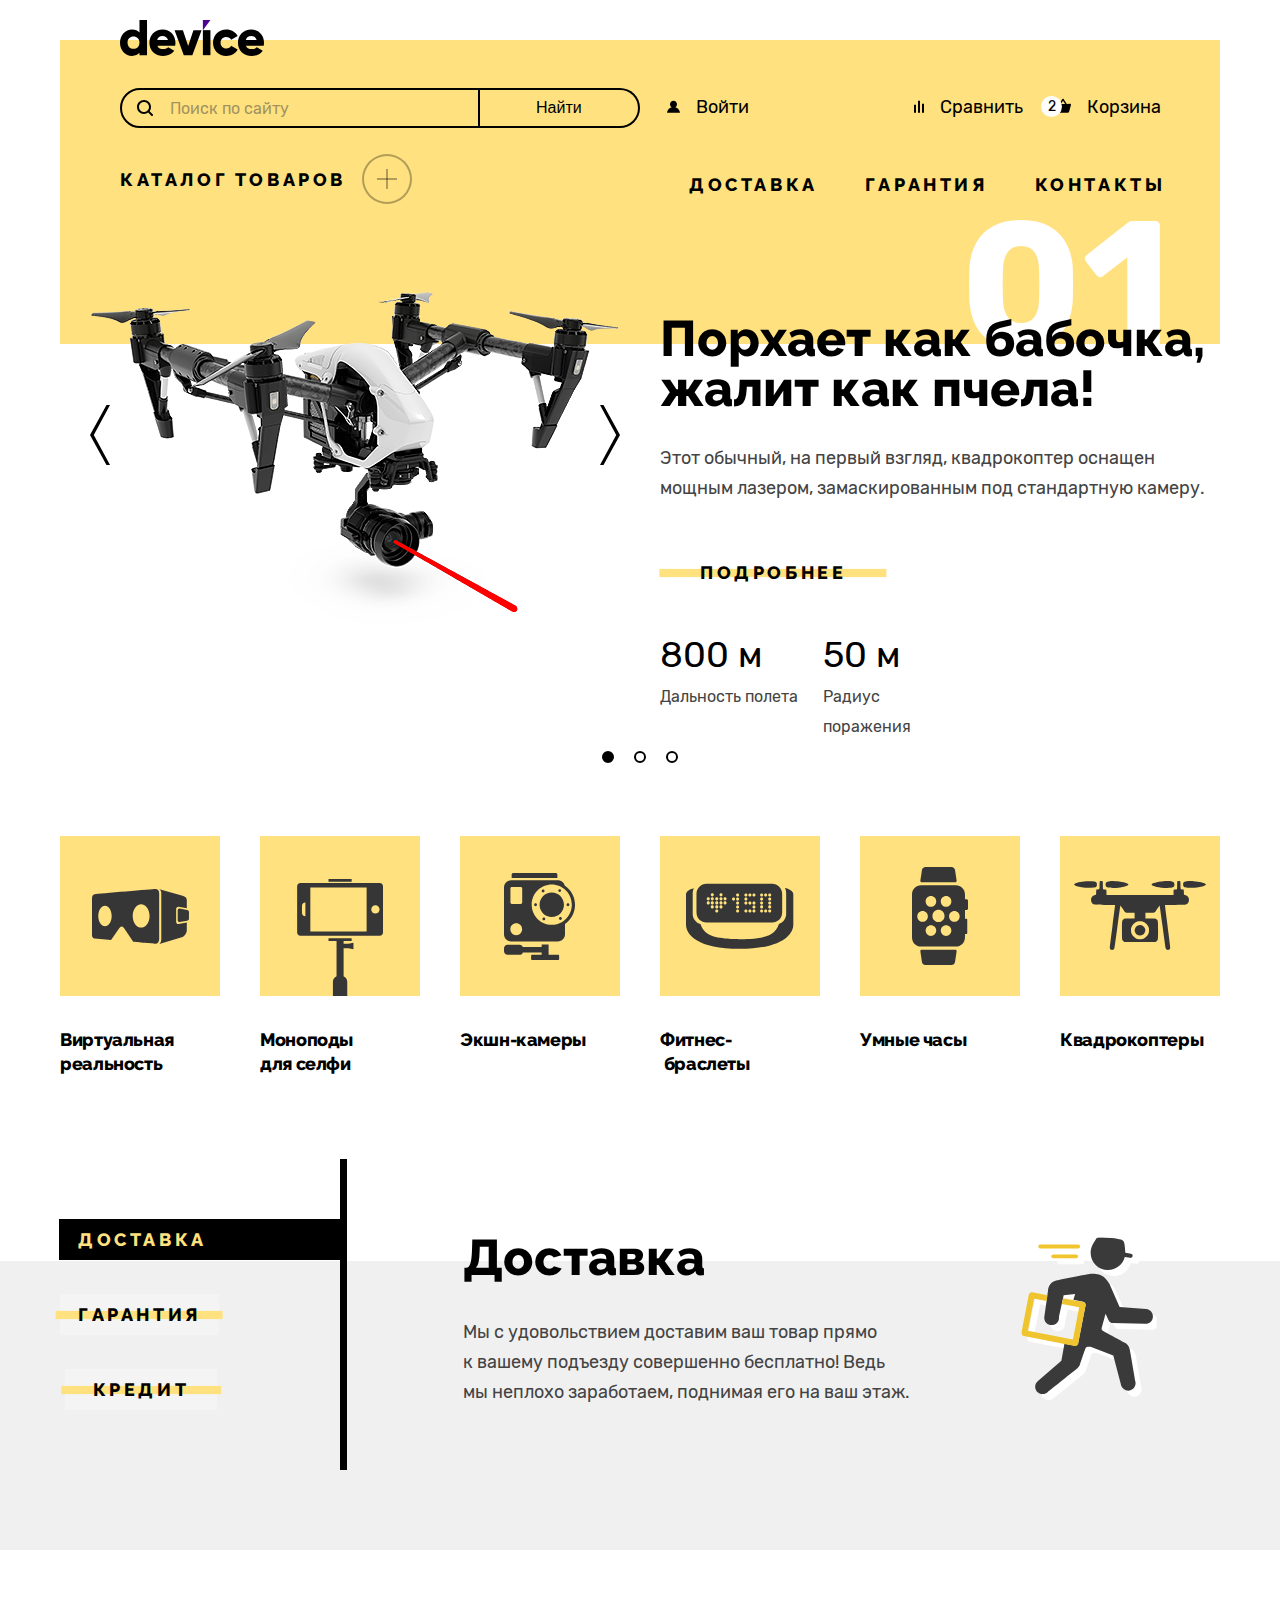
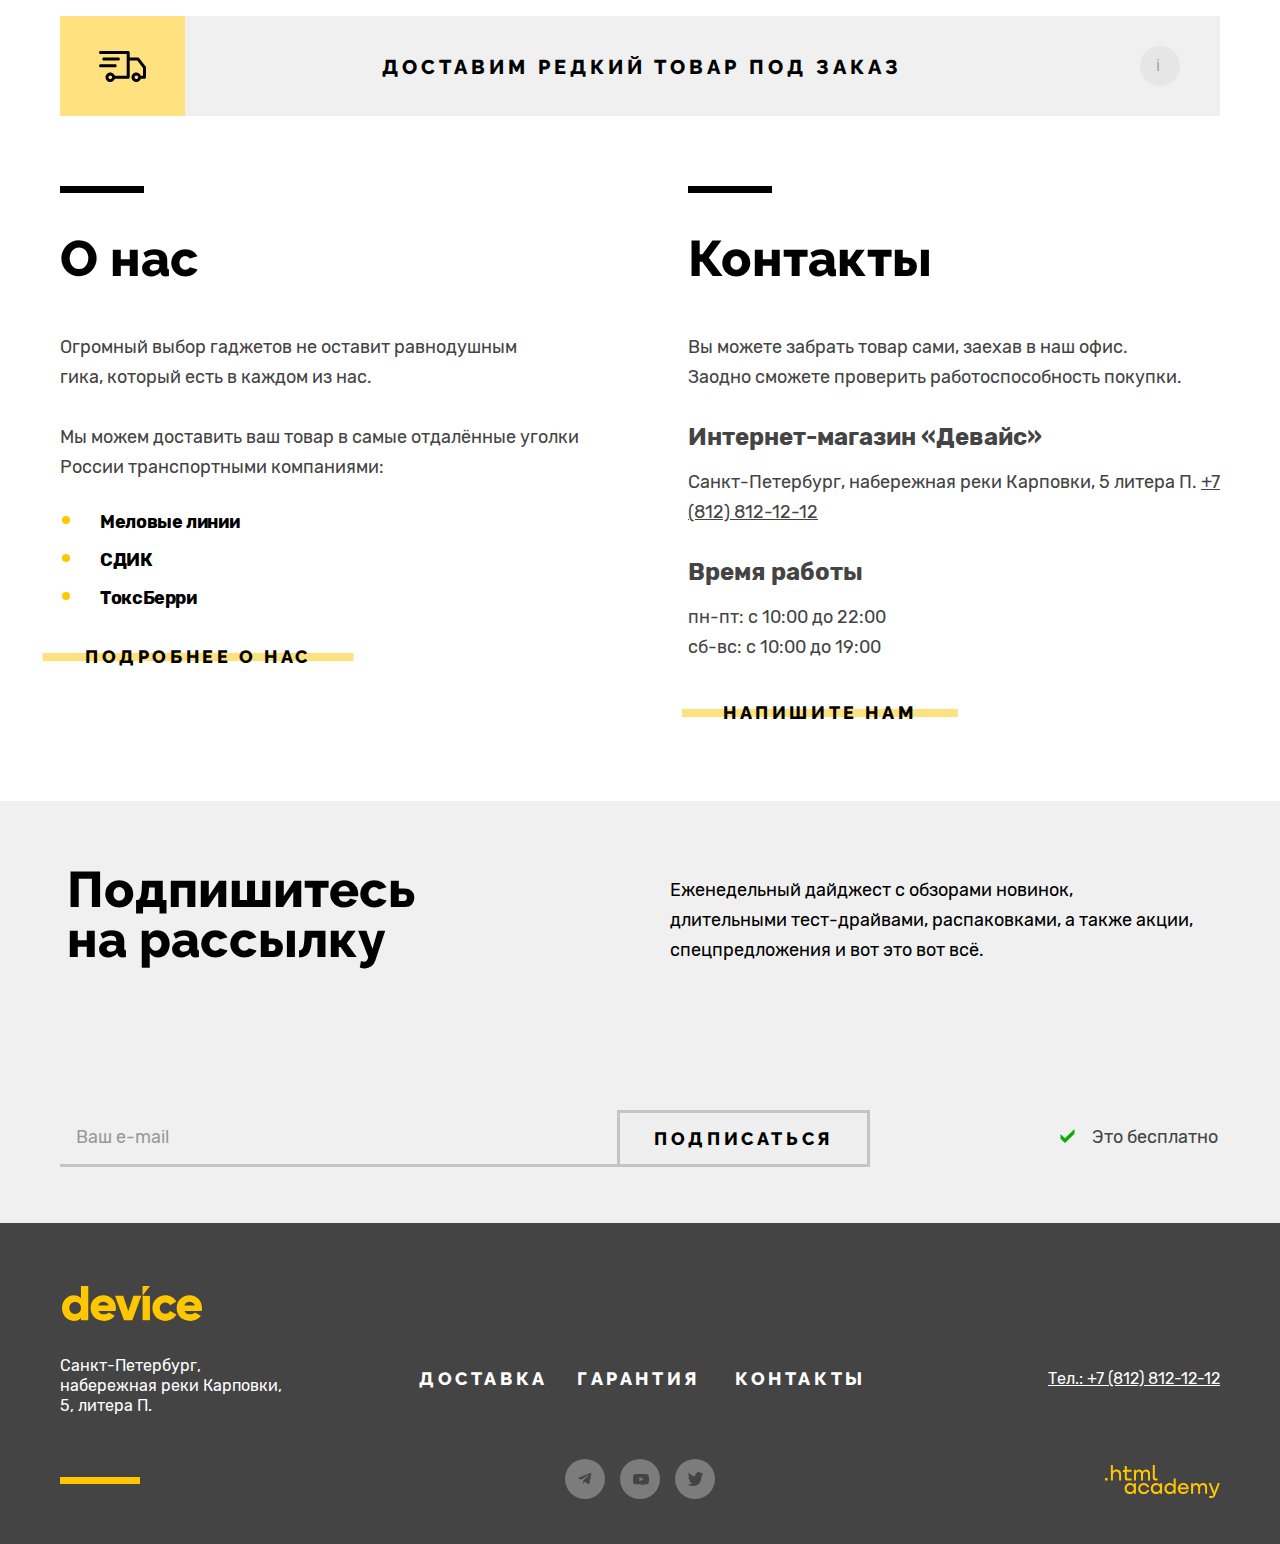
<file: index.html>
<!DOCTYPE html>
<html lang="ru">
  <head>
    <meta charset="utf-8">
    <title>Девайс</title>
    <link rel="stylesheet" href="css/style.css">
    <link rel="icon" type="image/ico" sizes="32x32" href="favicon.ico">
    <link rel="icon" type="image/ico" sizes="32x32" href="favicon.png">
  </head>
  <body>
    <header class="header">
      <div class="header-container">

        <a class="href-header" href="index.html">
          <img src="img/logo.svg" class="logo-img" alt="Переход на главную страницу." width="144" height="36">
        </a>

        <div class="navigation-user-grid">
          <form class="search-form" action="https://echo.htmlacademy.ru/" method="post">
            <label class="search-form-label" tabindex="0">
              <span class="visually-hidden">Поиск по сайту.</span>
            <input class="search-field" type="search" name="search" placeholder="Поиск по сайту">
            </label>
            <button class="search-button" type="submit">
              <span class="search-button-text">Найти</span>
            </button>
          </form>

          <ul class="page-navigation-list">
            <li class="navigation-item">
              <a class="account-link account-link-login" href="#">
                <svg class="account-icon" aria-hidden="true" focusable="false" width="13" height="13"
                  viewBox="0 0 13 13" fill="currentColor" xmlns="http://www.w3.org/2000/svg" role="img"
                  aria-label="Логин.">
                  <path
                    d="M0 12.79h13c-.2-2.6-2.1-4.8-4.7-5.5 1-.6 1.7-1.7 1.7-3 0-1.9-1.6-3.5-3.5-3.5S3 2.39 3 4.29c0 1.3.7 2.4 1.7 3-2.6.7-4.5 2.9-4.7 5.5Z" />
                </svg>
                Войти</a>
            </li>
            <li class="navigation-item page-navigation-compare">
              <a class="account-link" href="#">
                <svg class="account-icon" aria-hidden="true" focusable="false" width="10" height="13"
                  viewBox="0 0 10 13" fill="currentColor" xmlns="http://www.w3.org/2000/svg" role="img"
                  aria-label="Сравнить.">
                  <path d="M6 .79H4v12h2v-12ZM2 4.79H0v8h2v-8ZM10 3.79H8v9h2v-9Z" />
                </svg>
                Сравнить</a>
            </li>
            <li class="navigation-item navigation-corf">
              <a class="account-link navigation-cart" href="#">
                <svg class="account-icon" aria-hidden="true" focusable="false" width="16" height="15"
                  viewBox="0 0 16 15" fill="currentColor" xmlns="http://www.w3.org/2000/svg" role="img"
                  aria-label="Корзина.">
                  <path
                    d="m15.3 5.79-3.5.2-3.2-4.9c-.1-.2-.4-.3-.6-.3-.2 0-.5.1-.6.3l-3.2 4.9H.7c-.4 0-.7.3-.7.7v.2l1.9 6.8c.2.7.7 1.1 1.4 1.1h9.4c.7 0 1.2-.4 1.4-1.1l1.9-6.9v-.2c0-.4-.3-.8-.7-.8ZM8 2.69l2.2 3.2H5.9L8 2.69Z" />
                </svg>
                  <span class="navigation-corf-counter">2</span>
                Корзина
              </a>
              <div class="popover popover-cart">
                <div class="popover-content">
                  <ul class="cart-items-list">
                    <li class="cart-item">
                      <a class="cart-link" href="catalog.html">
                        <img class="popover-img" src="img/selfy-in-bascket.jpg" width="39" height="43"
                          alt="Любительская селфи-палка.">
                        <p class="cart-item-title">Любительская селфи-палка</p>
                      </a>
                      <button class="cart-item-button bascket-button" type="button">
                        <svg width="10" height="11" viewBox="0 0 10 11" fill="currentColor"
                          xmlns="http://www.w3.org/2000/svg" role="img" aria-label="Удалить из корзины.">
                          <path
                            d="M10 1.08 9.1.17 5 4.26.9.16l-.9.92 4.1 4.09L0 9.26l.9.9L5 6.09l4.1 4.09.9-.91-4.1-4.1L10 1.09Z" />
                        </svg>
                        <span class="visually-hidden">Удалить из корзины.</span>
                      </button>
                    </li>
                    <li class="cart-item">
                      <a class="cart-link" href="catalog.html">
                        <img class="popover-img" src="img/selfy-in-bascket-two.jpg" width="39" height="43"
                          alt="Профессиональная селфи-палка.">
                        <p class="cart-item-title">Профессиональная селфи-палка</p>
                      </a>
                      <button class="cart-item-button bascket-button" type="button">
                        <svg width="10" height="11" viewBox="0 0 10 11" fill="currentColor"
                          xmlns="http://www.w3.org/2000/svg" role="img" aria-label="Удалить из корзины.">
                          <path
                            d="M10 1.08 9.1.17 5 4.26.9.16l-.9.92 4.1 4.09L0 9.26l.9.9L5 6.09l4.1 4.09.9-.91-4.1-4.1L10 1.09Z" />
                        </svg>
                        <span class="visually-hidden">Удалить из корзины.</span>
                      </button>
                    </li>
                  </ul>
                  <div class="cart-total">
                    <p>Товаров: 2</p>
                    <p>Сумма: 2000 ₽</p>
                  </div>
                    <button class="cart-button button-open-cart" type="button">
                      <span class="button-open-cart-text">Открыть корзину</span>
                    </button>
                </div>
              </div>
            </li>
          </ul>
        </div>

        <nav class="navigation">
          <div class="catalog-item">
              <a class="navigation-link navigation-link-subcatalog" href="#">
                Каталог товаров
              <span class="navigation-link-icon"></span>
              </a>
              <div class="popover-catalog">
                <div class="popover-catalog-content">
                  <ul class="subcatalog">
                    <li class="subcatalog-item">
                      <a class="subcatalog-link" href="catalog.html">Виртуальная реальность</a>
                    </li>
                    <li class="subcatalog-item">
                      <a class="subcatalog-link" href="catalog.html">Фитнес-браслеты</a></li>
                    <li class="subcatalog-item"><a class="subcatalog-link" href="catalog.html">Квадрокоптеры</a>
                    </li>
                    <li class="subcatalog-item">
                      <a class="subcatalog-link" href="catalog.html">Моноподы для селфи</a>
                    </li>
                    <li class="subcatalog-item">
                      <a class="subcatalog-link" href="catalog.html">Умные часы</a>
                    </li>
                    <li class="subcatalog-item">
                      <a class="subcatalog-link" href="catalog.html">Экшн-камеры</a>
                    </li>
                  </ul>
                </div>
              </div>
          </div>
          <ul class="page-navigation-list navigation-list-second-menu">
            <li class="navigation-item">
              <a class="navigation-link" href="#">Доставка</a>
            </li>
            <li class="navigation-item">
              <a class="navigation-link" href="#">Гарантия</a>
            </li>
            <li class="navigation-item">
              <a class="navigation-link" href="#">Контакты</a>
            </li>
          </ul>
        </nav>
      </div>
    </header>

    <main class="main-container main-index">
      <section class="gallery">
        <div class="container">
          <h1 class="visually-hidden">Магазин Девайс.</h1>
          <ol class="slider-pagination">
            <li class="slider-pagination-item">
              <div class="slider-pagination-group">
                <img class="slider-logo" src="img/quadrocopter.png" width="560" height="560" alt="Фото дрона.">
                <div class="slider-description">
                  <h2 class="slider-title">Порхает как бабочка, жалит как пчела!</h2>
                  <p class="device-detail-description">Этот обычный, на первый взгляд, квадрокоптер оснащен мощным
                    лазером,
                    замаскированным под стандартную камеру.</p>
                    <a class="button button-more" href="#">Подробнее</a>
                  <div class="abilities">
                  <div class="abilities-container">
                    <div class="abilities-header">800 м</div>
                    <div class="abilities-footer">Дальность полета</div>
                  </div>
                  <div class="abilities-container">
                    <div class="abilities-header">50 м</div>
                    <div class="abilities-footer">Радиус поражения</div>
                  </div>
                  </div>
                </div>
              </div>
            </li>
            <li class="slider-pagination-item element-display-none">
              <div class="slider-pagination-group">
                <img class="slider-logo" src="img/fitness-bracelet.png" width="560" height="560" alt="Фото браслета.">
                <div class="slider-description">
                  <h2 class="slider-title">Худеем правильно!</h2>
                  <p class="device-detail-description">Мотивирующие фитнес-браслеты помогут найти в себе силы не
                    пропускать
                    занятия и соблюдать диету.</p>
                    <a class="button" href="#">Подробнее</a>
                    <div class="abilities">
                      <div class="abilities-container">
                        <div class="abilities-header">48 часов</div>
                        <div class="abilities-footer">Без подзарядки</div>
                      </div>
                      </div>
                </div>
              </div>
            </li>
            <li class="slider-pagination-item element-display-none">
              <div class="slider-pagination-group">
                <img class="slider-logo" src="img/selfie-stick.png" width="560" height="560" alt="Фото монопода.">
                <div class="slider-description">
                  <h2 class="slider-title">Делай селфи, как Бен Стиллер!</h2>
                  <p class="device-detail-description">Самая длинная палка для селфи доступна в нашем магазине. Восемь
                    (Восемь, Карл!) метров длиной и весом всего 5кг.</p>
                    <a class="button" href="#">Подробнее</a>
                    <div class="abilities">
                      <div class="abilities-container">
                        <div class="abilities-header">8,5 м</div>
                        <div class="abilities-footer">Длина палки</div>
                      </div>
                      <div class="abilities-container">
                        <div class="abilities-header">5 кг</div>
                        <div class="abilities-footer">Вес палки</div>
                      </div>
                      <div class="abilities-container">
                        <div class="abilities-header">Карбон</div>
                        <div class="abilities-footer">Материал</div>
                      </div>
                      </div>
                </div>
              </div>
            </li>
          </ol>
          <button class="slider-button slider-next" type="button">
            <span class="visually-hidden">Предыдущее фото.</span>
          </button>
          <button class="slider-button slider-prev" type="button">
            <span class="visually-hidden">Следующее фото.</span>
          </button>
          <ol class="slider-pagination-bullets">
            <li class="slider-pagination-bullets-item">
              <button class="slider-pagination-bullets-button slider-pagination-bullets-button-current" type="button">
                <span class="visually-hidden">1 фото.</span>
              </button>
            </li>
            <li class="slider-pagination-bullets-item">
              <button class="slider-pagination-bullets-button" type="button">
                <span class="visually-hidden">2 фото.</span>
              </button>
            </li>
            <li class="slider-pagination-bullets-item">
              <button class="slider-pagination-bullets-button" type="button">
                <span class="visually-hidden">3 фото.</span>
              </button>
            </li>
          </ol>
        </div>
      </section>

      <section class="products">
        <div class="container">
          <h2 class="visually-hidden">Продукты.</h2>
          <ul class="products-yellow-list">
            <li class="products-item">
              <a href="catalog.html" class="product-link product-link-vr">
                <h3 class="product-link-title">Виртуальная реальность</h3>
              </a>
            </li>
            <li class="products-item">
              <a href="catalog.html" class="product-link product-link-selfie">
                <h3 class="product-link-title">Моноподы для&nbsp;селфи</h3>
              </a>
            </li>
            <li class="products-item">
              <a href="catalog.html" class="product-link product-link-camera">
                <h3 class="product-link-title">Экшн-камеры</h3>
              </a>
            </li>
            <li class="products-item">
              <a href="catalog.html" class="product-link product-link-fitness">
                <h3 class="product-link-title">Фитнес-&nbsp;браслеты</h3>
              </a>
            </li>
            <li class="products-item">
              <a href="catalog.html" class="product-link product-link-clock">
                <h3 class="product-link-title">Умные часы</h3>
              </a>
            </li>
            <li class="products-item">
              <a href="catalog.html" class="product-link product-link-drone">
                <h3 class="product-link-title">Квадрокоптеры</h3>
              </a>
            </li>
          </ul>
        </div>
      </section>

      <section class="client-info-section">
        <div class="container">
          <div class="client-info">
            <ul class="client-info-description">
              <li class="client-info-description-item">
                <a href="#" class="tab-service-button tab-service-button-current">
                  <span class="tab-service-button-current-text">Доставка</span>
                </a>
              </li>
              <li class="client-info-description-item">
                <a href="#" class="button tab-service-button">
                  <span>Гарантия</span>
                </a>
              </li>
              <li class="client-info-description-item">
                <a href="#" class="button tab-button tab-service-button">
                  <span>Кредит</span>
                </a>
              </li>
            </ul>
            <div class="client-info-detail logo-delivery">
              <h2 class="slient-info-title">Доставка</h2>
              <p class="client-info-detail-description">Мы&nbsp;с&nbsp;удовольствием доставим ваш товар прямо к&nbsp;вашему
                подъезду
                совершенно бесплатно! Ведь мы&nbsp;неплохо заработаем, поднимая его на&nbsp;ваш этаж.</p>
            </div>
          </div>

          <div class="client-info">
            <div class="client-info-detail logo-guarantee element-display-none">
              <h2 class="slient-info-title">Гарантия</h2>
              <p class="client-info-detail-description">Если из-за возгорания купленного у нас товара у вас сгорит дом -
                не переживайте, мы выдадим вам новый. Товар, не дом, конечно же.</p>
            </div>
          </div>

          <div class="client-info element-display-none">
            <div class="client-info-detail logo-credit">
              <h2 class="slient-info-title">Кредит</h2>
              <p class="client-info-detail-description">Залезть в долговую яму стало проще! Кредитные консультанты
                подберут для вас наиболее выгодные условия кредита. Выгодные для банка, разумеется.</p>
            </div>
          </div>
        </div>
      </section>

      <section class="rare-product">
        <h2 class="visually-hidden">Доставка редкого продукта.</h2>
        <div class="container">
          <button class="rare-product-button" type="button">
            <span class="rare-product-logo">
            </span>
            <span class="rare-text">ДОСТАВИМ РЕДКИЙ ТОВАР ПОД ЗАКАЗ</span>
            <span class="rare-i-icon-container">
              <span class="rare-i-round">
                i
              </span>
            </span>
          </button>
        </div>
      </section>

      <section>
        <div class="container">
          <div class="about-us">
            <div class="delivery-info">
              <h2 class="about-us-title">О нас</h2>
              <p class="about-us-text">Огромный выбор гаджетов не&nbsp;оставит равнодушным <br>гика, который есть в&nbsp;каждом из&nbsp;нас.
              </p>
              <p class="about-us-text">Мы можем доставить ваш товар в самые отдалённые уголки России транспортными
                компаниями:</p>
              <ul class="delivery-list">
                <li class="delivery-item">Меловые линии</li>
                <li class="delivery-item">СДИК</li>
                <li class="delivery-item">ТоксБерри</li>
              </ul>
                <a class="button button-about-us" href="#">ПОДРОБНЕЕ О НАС</a>
            </div>
            <div class="contacts">
              <h2 class="about-us-title">Контакты</h2>
              <p class="about-us-text">Вы&nbsp;можете забрать товар сами, заехав в&nbsp;наш офис. <br>Заодно сможете проверить работоспособность покупки.</p>
              <h3 class="about-us-info-header">Интернет-магазин «Девайс»</h3>
              <p class="about-us-text">Санкт-Петербург, набережная реки Карповки, 5 литера П.
                <a class="about-us-text about-us-tel" href="tel:+78128121212">+7 (812) 812-12-12</a>
              </p>
              <h3 class="about-us-info-header">Время работы</h3>
              <p class="about-us-text">пн-пт: с 10:00 до 22:00<br>
                сб-вс: с 10:00 до 19:00</p>
                <a class="button" href="#">НАПИШИТЕ НАМ</a>
            </div>
          </div>
        </div>
      </section>

      <section class="mailing">
        <div class="container">
          <div class="mailing-adv">
            <h2 class="mailing-title">Подпишитесь на рассылку</h2>
            <p class="mailing-text">Еженедельный дайджест с&nbsp;обзорами новинок,
              <br>длительными тест-драйвами, распаковками, а&nbsp;также акции, спецпредложения и&nbsp;вот это вот всё.</p>
          </div>
          <div class="mailing-email">
            <span class="visually-hidden">Подписка.</span>
            <form class="mailing-form" action="https://echo.htmlacademy.ru/" method="post">
              <label class="field-label">
                <span class="visually-hidden">Подпишитесь на рассылку.</span>
              <input class="field" type="email" id="mailing-email-input" name="mailing-email-input"
                placeholder="Ваш e-mail">
              </label>
              <button class="button-subscribe" type="submit">
                <span class="button-subscribe-text">ПОДПИСАТЬСЯ</span>
              </button>
            </form>
            <p class="mailing-text-free"><svg class="ok" aria-hidden="true" focusable="false" width="15" height="14"
                viewBox="0 0 15 14" xmlns="http://www.w3.org/2000/svg" role="img"
                aria-label="Это действительно бесплатно.">
                <path d="M14.5 0 4.9 9.3.5 5v4.7L5 14l9.5-9.3V0Z" />
              </svg>Это бесплатно</p>
          </div>
        </div>
      </section>
    </main>

    <footer class="footer">
      <h2 class="visually-hidden">Контакты.</h2>
      <div class="footer-container">

        <a class="footer-device-link" href="#"><img class="footer-device-logo" src="img/footer-logo.svg" width="145"
            height="50" alt="Логотип Девайс."></a>
        <address class="footer-contacts-address">
          <p class="about-text">Санкт-Петербург, набережная реки Карповки, 5, литера П.</p>
        </address>
        <ul class="footer-info-list">
          <li class="footer-info-item">
            <a class="footer-info-link" href="#">ДОСТАВКА</a>
          </li>
          <li class="footer-info-item">
            <a class="footer-info-link" href="#">ГАРАНТИЯ</a>
          </li>
          <li class="footer-info-item">
            <a class="footer-info-link" href="#">КОНТАКТЫ</a>
          </li>
        </ul>
        <div class="footer-social">
          <h2 class="visually-hidden">Социальные сети.</h2>
          <ul class="footer-social-list">
            <li class="footer-social-item" tabindex="0">
              <a class="footer-social-link footer-social-tg" href="https://t.me/htmlacademy">
                <svg class="footer-social-icon" width="14" height="12" viewBox="0 0 14 12" xmlns="http://www.w3.org/2000/svg">
                  <path d="M12.4431 0.0735832L0.623071 4.63158C-0.183596 4.95558 -0.178929 5.40558 0.475071 5.60625L3.50974 6.55292L10.5311 2.12292C10.8631 1.92092 11.1664 2.02958 10.9171 2.25092L5.2284 7.38492H5.22707L5.2284 7.38558L5.01907 10.5136C5.32574 10.5136 5.46107 10.3729 5.63307 10.2069L7.10707 8.77358L10.1731 11.0382C10.7384 11.3496 11.1444 11.1896 11.2851 10.5149L13.2977 1.02958C13.5037 0.203583 12.9824 -0.170417 12.4431 0.0735832Z" fill="#444444"/>
                  </svg>
                  <span class="visually-hidden">Telegramm.</span></a>
            </li>
            <li class="footer-social-item" tabindex="0">
              <a class="footer-social-link" href="https://www.youtube.com/user/htmlacademyru">
                <svg class="footer-social-icon" width="16" height="11" viewBox="0 0 16 11" xmlns="http://www.w3.org/2000/svg">
                  <path d="M15.6671 1.67464C15.5765 1.35146 15.4 1.05887 15.1564 0.827973C14.9059 0.589975 14.5989 0.41973 14.2644 0.333306C13.0124 0.00330585 7.99641 0.00330593 7.99641 0.00330593C5.9053 -0.0204856 3.8147 0.0841556 1.73641 0.316639C1.40187 0.409448 1.09545 0.583497 0.844411 0.823306C0.597745 1.06064 0.419078 1.35331 0.325745 1.67397C0.10154 2.8818 -0.00739387 4.1082 0.000411455 5.33664C-0.00758854 6.56397 0.101078 7.78997 0.325745 8.99931C0.417078 9.31864 0.595078 9.60997 0.842411 9.84531C1.08974 10.0806 1.39774 10.2506 1.73641 10.3406C3.00508 10.67 7.99641 10.67 7.99641 10.67C10.0902 10.6938 12.1835 10.5892 14.2644 10.3566C14.5989 10.2702 14.9059 10.1 15.1564 9.86197C15.3999 9.63112 15.5762 9.33849 15.6664 9.01531C15.8965 7.80794 16.0083 6.58103 16.0004 5.35197C16.0177 4.11771 15.906 2.88502 15.6671 1.67397V1.67464ZM6.40174 7.61931V3.05464L10.5751 5.33731L6.40174 7.61931Z" fill="#444444"/>
                  </svg>
                  <span class="visually-hidden">Youtube.</span></a>
            </li>
            <li class="footer-social-item" tabindex="0">
              <a class="footer-social-link" href="https://twitter.com/htmlacademy_ru">
                <svg class="footer-social-icon" width="15" height="15" viewBox="0 0 15 15" xmlns="http://www.w3.org/2000/svg">
                  <path d="M9.7 0.155143C11.2 -0.344857 12.3 0.455143 12.9 1.25514C13.4 1.05514 14 0.855143 14.6 0.655143C14.6 1.45514 14.1 2.05514 13.8 2.25514C14.5 2.45514 15 1.85514 15 1.85514C14.9 2.75514 14.1 3.55514 13.6 3.75514C13.4 10.0551 10.8 14.1551 4.7 14.0551C4.2 14.0551 4.8 14.0551 4.3 14.0551C4 14.0551 0.6 13.6551 0 12.2551C2 12.4551 3.4 11.8551 4.1 11.1551C3.3 10.8551 1.7 10.7551 1.5 8.35514C1.8 8.55514 2 8.65514 2.6 8.55514C1.5 7.75514 0.3 7.05514 0.4 5.05514C0.7 5.35514 1.3 5.55514 1.6 5.45514C1 5.25514 -0.2 2.35514 0.8 0.855143C2.4 2.55514 4.1 4.25514 7.1 4.35514C7.3 2.25514 8.1 0.855143 9.7 0.155143Z" fill="#444444"/>
                  </svg>
                  <span class="visually-hidden">Twitter.</span></a>
            </li>
          </ul>
        </div>

        <address class="footer-telephone-address">
          <a class="footer-telephone-address-phone" href="tel:+78128121212">Тел.: +7 (812) 812-12-12</a>
        </address>
        <div class="academy-logo">
          <a class="academy-logo-link" href="https://htmlacademy.ru/" aria-label="Логотип академии">
            <span class="visually-hidden">Логотип академии.</span>
            <svg class="academy-logo-image" aria-hidden="true" focusable="false" width="115" height="33"
              viewBox="0 0 115 33" xmlns="http://www.w3.org/2000/svg" role="img" aria-label="Магазин «Девайс».">
              <path
                d="M0 12.9v2.6h2.5v-2.6H0ZM11.6 4.5c-1.6 0-2.8.7-3.6 1.7h-.1V0h-2v15.5h2v-5.3c0-2.1 1.3-3.6 3.3-3.6 1.8 0 2.9 1.4 2.9 3.2v5.7h2V9.4c.1-3-1.8-4.9-4.5-4.9ZM26.6 4.8h-4.8V1.1h-2v3.8h-1.9v2h1.9v6c0 1.7 1 2.7 2.7 2.7h4.1v-2h-3.7c-.7 0-1.1-.4-1.1-1.1V6.8h4.8v-2ZM41.1 4.6c-1.6 0-2.9.8-3.5 2.1h-.1c-.6-1.2-1.8-2.1-3.4-2.1-1.4 0-2.5.8-3.1 1.8h-.1V4.8H29v10.6h2V10c0-2 1-3.5 2.6-3.5 1.5 0 2.4 1 2.4 2.6v6.3h2V9.8c0-2.4 1.4-3.3 2.6-3.3 1.5 0 2.4 1 2.4 2.6v6.3h2V8.9c.1-2.5-1.4-4.3-3.9-4.3ZM47.8 12.7c0 1.7 1 2.7 2.8 2.7h2v-2h-1.7c-.7 0-1.1-.4-1.1-1.1V0h-2v12.7ZM28.9 19.7c-.9-1.1-2.2-1.8-3.9-1.8-3.1 0-5.4 2.3-5.4 5.6s2.3 5.6 5.4 5.6c1.8 0 3-.8 3.8-1.9h.1v1.6h2V18.2h-2v1.5Zm-3.6 7.4c-2.2 0-3.6-1.6-3.6-3.6s1.4-3.6 3.6-3.6 3.6 1.6 3.6 3.6c0 1.9-1.4 3.6-3.6 3.6ZM44.2 22c-.5-2.4-2.6-4.1-5.4-4.1a5.4 5.4 0 0 0-5.6 5.6c0 3.1 2.2 5.6 5.6 5.6 2.8 0 4.9-1.8 5.4-4.2h-2.1a3.4 3.4 0 0 1-3.3 2.3c-2.2 0-3.6-1.6-3.6-3.6s1.4-3.6 3.6-3.6c1.6 0 2.8 1 3.3 2.2h2.1V22ZM55.1 19.7c-.9-1.1-2.2-1.8-3.9-1.8-3.1 0-5.4 2.3-5.4 5.6s2.3 5.6 5.4 5.6c1.8 0 3-.8 3.8-1.9h.1v1.6h2V18.2h-2v1.5Zm-3.6 7.4c-2.2 0-3.6-1.6-3.6-3.6s1.4-3.6 3.6-3.6 3.6 1.6 3.6 3.6c0 1.9-1.5 3.6-3.6 3.6ZM68.7 19.8c-.9-1.1-2.2-1.9-3.9-1.9-3.1 0-5.4 2.3-5.4 5.6s2.2 5.6 5.4 5.6c1.7 0 3-.8 3.8-1.8h.1v1.5h2V13.4h-2v6.4Zm-3.6 7.3c-2.2 0-3.6-1.6-3.6-3.6s1.4-3.6 3.6-3.6 3.6 1.6 3.6 3.6c-.1 2-1.5 3.6-3.6 3.6ZM78.3 17.9c-3.3 0-5.5 2.5-5.5 5.6 0 3 2.1 5.6 5.5 5.6 2.5 0 4.5-1.3 5.2-3.6h-2.1c-.5 1-1.6 1.6-3 1.6-1.9 0-3.3-1.3-3.4-2.9h8.8c.2-3.6-2-6.3-5.5-6.3Zm0 1.9c1.7 0 3 1 3.3 2.6h-6.5c.3-1.5 1.5-2.6 3.2-2.6ZM98.2 17.9c-1.6 0-2.9.8-3.6 2h-.1c-.6-1.2-1.8-2-3.4-2-1.4 0-2.5.7-3.1 1.8v-1.5h-1.9v10.6h2v-5.4c0-2 1-3.4 2.6-3.5 1.5 0 2.4 1 2.4 2.6v6.3h2v-5.6c0-2.4 1.4-3.3 2.6-3.3 1.5 0 2.4 1 2.4 2.6v6.3h2v-6.5c.1-2.6-1.4-4.4-3.9-4.4ZM109.4 27l-3.6-8.9h-2.2l4.8 11.6c-.3.9-.7 1.2-1.7 1.2h-2.5v2h2.5c1.8 0 2.8-.8 3.5-2.6l4.7-12.2h-2.1l-3.4 8.9Z" />
            </svg>
          </a>
        </div>
      </div>
    </footer>

    <div class="modal-container" id="modal">
      <div class="modal modal-auth">
        <section class="modal-content">
          <h2 class="modal-title">Доставка под заказ
            <button class="modal-close-button" type="button">
              <span class="visually-hidden">Закрыть.</span>
            </button>
          </h2>
          <form class="auth-form" action="https://echo.htmlacademy.ru/" method="post">
            <p class="field-group field-group-name">
              <label class="modal-label" for="auth-name">Ваше имя:</label>
              <input class="modal-form-field" type="text" id="auth-name" name="auth-name" placeholder="Введите имя">
            </p>
            <p class="field-group field-group-email">
              <label class="modal-label" for="modal-email-input">Ваш e-mail:</label>
              <input class="modal-form-field" type="email" id="modal-email-input" name="modal-email-input"
                placeholder="почта">
              <span class="funny-address">Забавный у вас адрес</span>
            </p>
            <p class="field-group field-group-what">
              <label class="modal-label" for="what-to-deliver">Что нужно привезти:</label>
              <input class="modal-form-field" type="text" id="what-to-deliver" name="what-to-deliver"
                placeholder="В свободной форме">
            </p>
            <div class="field-group field-group-how-many"><span class="tooltip">
              <label class="modal-label" for="quantity">Количество:</label>

                <button class="tooltip-toggle" type="button">
                  <svg width="26" class="modal-i-icon" aria-hidden="true" focusable="false" height="26"
                    viewBox="0 0 26 26" fill="currentColor" xmlns="http://www.w3.org/2000/svg">
                    <circle cx="13" cy="13" r="13" fill="#FFE17F" />
                    <path d="M14 7h-2v2h2V7Zm0 4h-2v8h2v-8Z" />
                  </svg>
                </button>
                <span class="tooltip-text">Постараемся найти, сколько нужно. Привезём сколько получится по требованиям <br>к провозу багажа.</span>
              </span>
              <div class="modal-quantity-counter">
                <button class="modal-quantity-button" type="button">-</button>
                <input class="modal-quantity-field" type="text" id="quantity" name="quantity" placeholder="1" value="1">
                <button class="modal-quantity-button" type="button">+</button>
              </div>
            </div>
              <button class="button" type="submit">Отправить</button>
          </form>
        </section>
      </div>
    </div>

  </body>

</html>
</file>
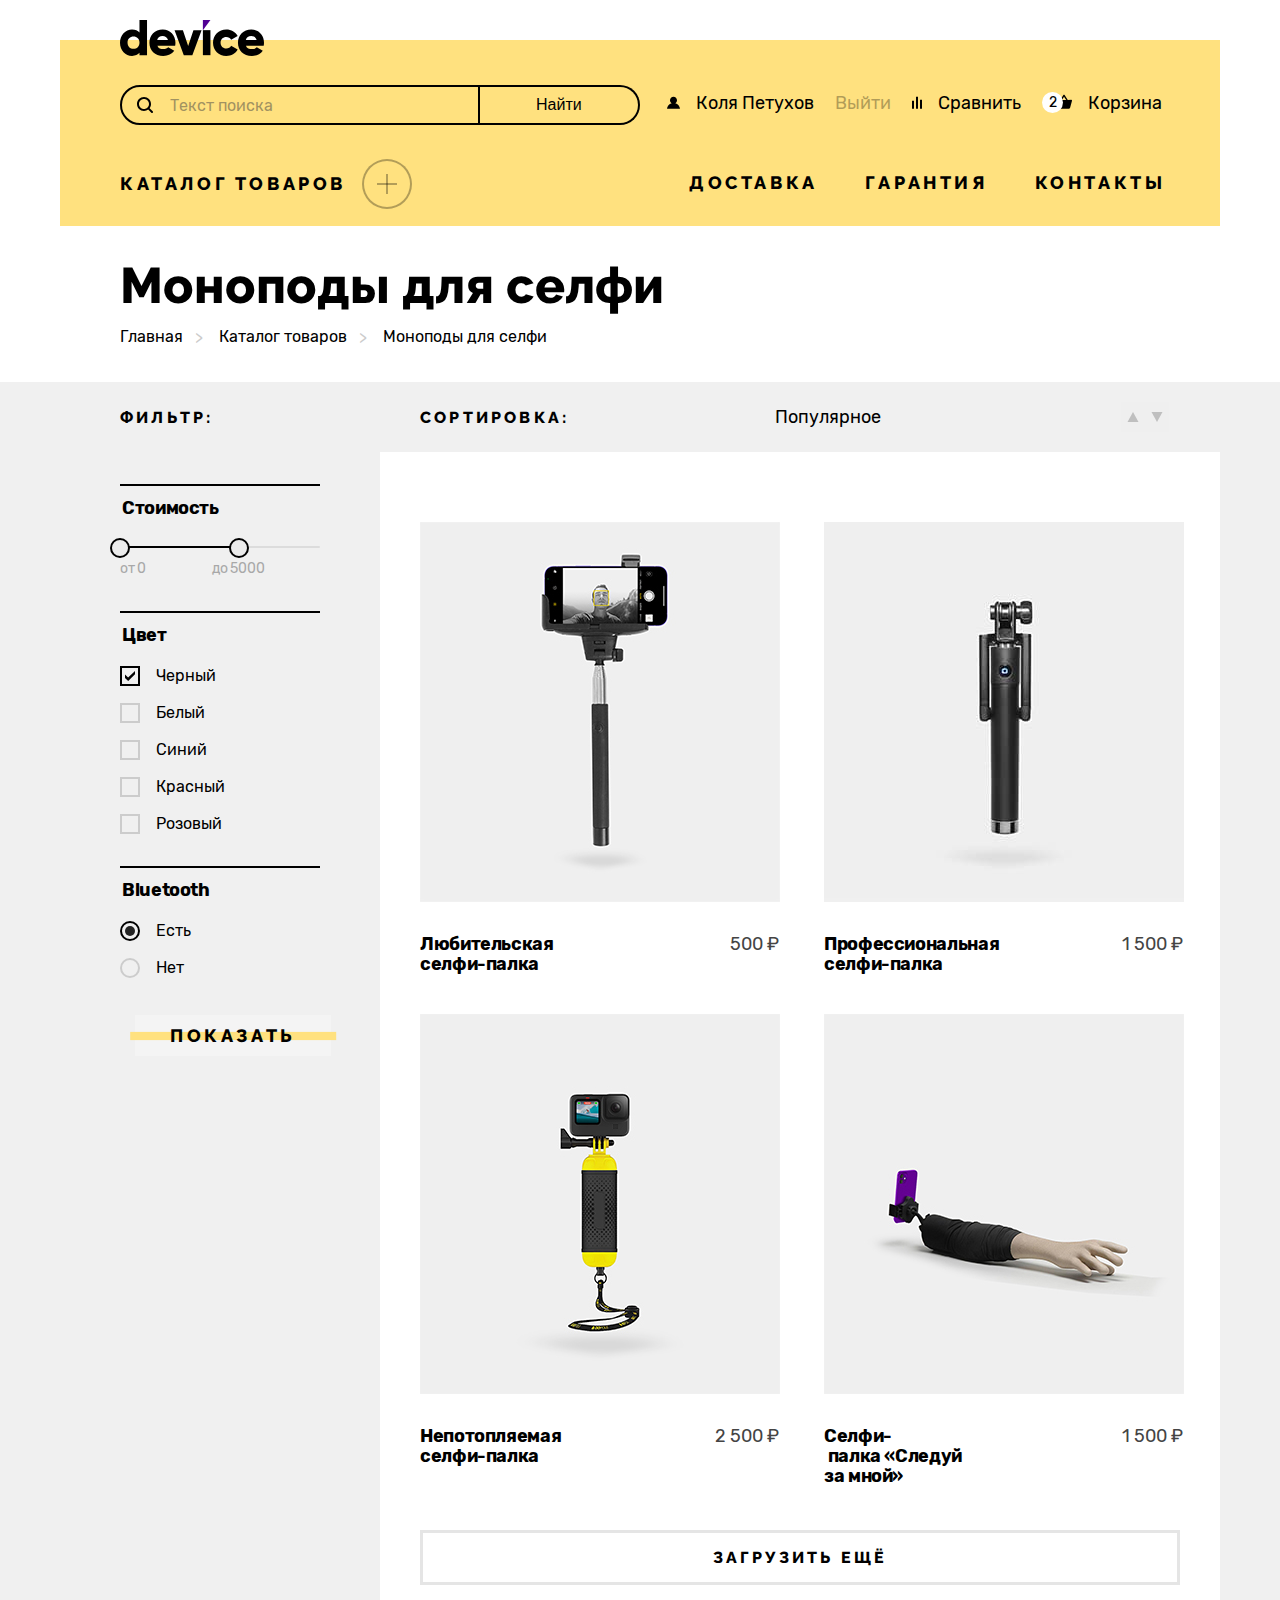
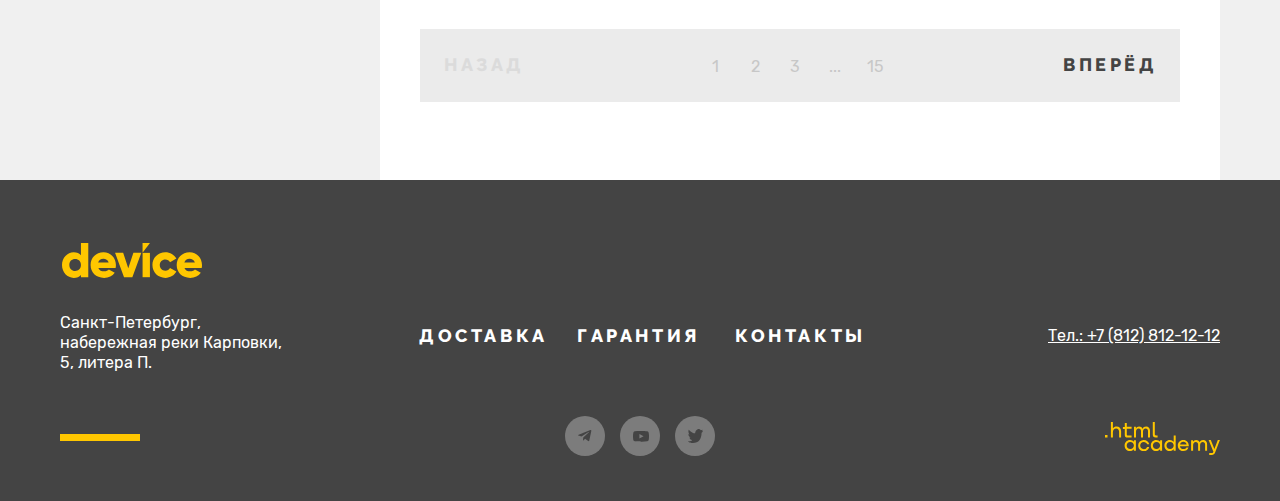
<file: catalog.html>
<!DOCTYPE html>
<html lang="ru">

  <head>
    <meta charset="utf-8">
    <title>Каталог</title>
    <link rel="stylesheet" href="css/style.css">
    <link rel="icon" type="image/ico" sizes="32x32" href="favicon.ico">
    <link rel="icon" type="image/ico" sizes="32x32" href="favicon.png">
  </head>
  <body>
    <header class="catalog-header">
      <a class="catalog-href-header" href="index.html">
        <img src="img/logo.svg" class="logo-img" alt="Переход на главную страницу." width="144" height="36">
      </a>
      <div class="header-container">
        <div class="navigation-user-grid">
          <form class="search-form" action="https://echo.htmlacademy.ru/" method="post">
            <label class="search-form-label" tabindex="0">
              <span class="visually-hidden">Поиск по сайту.</span>
            <input class="search-field" type="search" name="search" placeholder="Текст поиска">
            </label>
            <button class="search-button" type="submit">
              Найти
            </button>
          </form>

          <ul class="navigation-list">
            <li class="navigation-item">
              <a class="account-link account-link-login" href="#">
                <svg class="account-icon" aria-hidden="true" focusable="false" width="13" height="13"
                  viewBox="0 0 13 13" fill="currentColor" xmlns="http://www.w3.org/2000/svg" role="img"
                  aria-label="Логин.">
                  <path
                    d="M0 12.79h13c-.2-2.6-2.1-4.8-4.7-5.5 1-.6 1.7-1.7 1.7-3 0-1.9-1.6-3.5-3.5-3.5S3 2.39 3 4.29c0 1.3.7 2.4 1.7 3-2.6.7-4.5 2.9-4.7 5.5Z" />
                </svg>
                Коля Петухов</a>
            </li>
            <li class="navigation-item">
              <a class="account-link account-link-login account-off" href="#">
                Выйти</a>
            </li>
            <li class="navigation-item navigation-compare">
              <a class="account-link" href="#">
                <svg class="account-icon" aria-hidden="true" focusable="false" width="10" height="13"
                  viewBox="0 0 10 13" fill="currentColor" xmlns="http://www.w3.org/2000/svg" role="img"
                  aria-label="Сравнить.">
                  <path d="M6 .79H4v12h2v-12ZM2 4.79H0v8h2v-8ZM10 3.79H8v9h2v-9Z" />
                </svg>
                Сравнить</a>
            </li>
            <li class="navigation-item navigation-corf">
              <a class="account-link navigation-cart" href="#">
                <svg class="account-icon" aria-hidden="true" focusable="false" width="16" height="15"
                  viewBox="0 0 16 15" fill="currentColor" xmlns="http://www.w3.org/2000/svg" role="img"
                  aria-label="Корзина.">
                  <path
                    d="m15.3 5.79-3.5.2-3.2-4.9c-.1-.2-.4-.3-.6-.3-.2 0-.5.1-.6.3l-3.2 4.9H.7c-.4 0-.7.3-.7.7v.2l1.9 6.8c.2.7.7 1.1 1.4 1.1h9.4c.7 0 1.2-.4 1.4-1.1l1.9-6.9v-.2c0-.4-.3-.8-.7-.8ZM8 2.69l2.2 3.2H5.9L8 2.69Z" />
                </svg>
                  <span class="navigation-corf-counter">2</span>
                Корзина
              </a>
              <div class="popover popover-cart">
                <div class="popover-content">
                  <ul class="cart-items-list">
                    <li class="cart-item">
                      <a class="cart-link" href="catalog.html">
                        <img class="popover-img" src="img/selfy-in-bascket.jpg" width="39" height="43"
                          alt="Любительская селфи-палка.">
                        <p class="cart-item-title">Любительская селфи-палка</p>
                      </a>
                      <button class="cart-item-button bascket-button" type="button">
                        <svg width="10" height="11" viewBox="0 0 10 11" fill="currentColor"
                          xmlns="http://www.w3.org/2000/svg" role="img" aria-label="Удалить из корзины.">
                          <path
                            d="M10 1.08 9.1.17 5 4.26.9.16l-.9.92 4.1 4.09L0 9.26l.9.9L5 6.09l4.1 4.09.9-.91-4.1-4.1L10 1.09Z" />
                        </svg>
                        <span class="visually-hidden">Удалить из корзины.</span>
                      </button>
                    </li>
                    <li class="cart-item">
                      <a class="cart-link" href="catalog.html">
                        <img class="popover-img" src="img/selfy-in-bascket-two.jpg" width="39" height="43"
                          alt="Профессиональная селфи-палка.">
                        <p class="cart-item-title">Профессиональная селфи-палка</p>
                      </a>
                      <button class="cart-item-button bascket-button" type="button">
                        <svg width="10" height="11" viewBox="0 0 10 11" fill="currentColor"
                          xmlns="http://www.w3.org/2000/svg" role="img" aria-label="Удалить из корзины.">
                          <path
                            d="M10 1.08 9.1.17 5 4.26.9.16l-.9.92 4.1 4.09L0 9.26l.9.9L5 6.09l4.1 4.09.9-.91-4.1-4.1L10 1.09Z" />
                        </svg>
                        <span class="visually-hidden">Удалить из корзины.</span>
                      </button>
                    </li>
                  </ul>
                  <div class="cart-total">
                    <p>Товаров: 2</p>
                    <p>Сумма: 2000 ₽</p>
                  </div>
                    <button class="cart-button button-open-cart" type="button">
                      <span>Открыть корзину</span>
                    </button>
                </div>
              </div>
            </li>
          </ul>
        </div>

        <nav class="navigation">
          <div class="catalog-item">
            <a class="navigation-link navigation-link-subcatalog catalog-subcatalog" href="#">
              Каталог товаров
            <span class="navigation-link-icon"></span>
            </a>
            <div class="popover-catalog">
              <div class="popover-catalog-content">
                <ul class="subcatalog">
                  <li class="subcatalog-item">
                    <a class="subcatalog-link" href="catalog.html">Виртуальная реальность</a>
                  </li>
                  <li class="subcatalog-item">
                    <a class="subcatalog-link" href="catalog.html">Фитнес-браслеты</a></li>
                  <li class="subcatalog-item"><a class="subcatalog-link" href="catalog.html">Квадрокоптеры</a>
                  </li>
                  <li class="subcatalog-item">
                    <a class="subcatalog-link" href="catalog.html">Моноподы для селфи</a>
                  </li>
                  <li class="subcatalog-item">
                    <a class="subcatalog-link" href="catalog.html">Умные часы</a>
                  </li>
                  <li class="subcatalog-item">
                    <a class="subcatalog-link" href="catalog.html">Экшн-камеры</a>
                  </li>
                </ul>
              </div>
            </div>
        </div>

          <ul class="catalog-navigation-list catalog-navigation-list-second-menu">
            <li class="navigation-item">
              <a class="navigation-link" href="#">Доставка</a>
            </li>
            <li class="navigation-item">
              <a class="navigation-link" href="#">Гарантия</a>
            </li>
            <li class="navigation-item">
              <a class="navigation-link" href="#">Контакты</a>
            </li>
          </ul>
        </nav>
      </div>
    </header>


    <main class="main-container main-inner">
      <header class="inner-header">
        <h1 class="inner-header-title">Моноподы для селфи</h1>
        <ul class="breadcrumbs">
          <li class="breadcrumbs-item">
            <a class="breadcrumbs-link" href="index.html">Главная</a>
          </li>
          <li class="breadcrumbs-item">
            <a class="breadcrumbs-link" href="catalog.html">Каталог товаров</a>
          </li>
          <li class="breadcrumbs-item">
            <a class="breadcrumbs-link" href="#">Моноподы для селфи</a>
          </li>
        </ul>
      </header>


      <section class="catalog-section">
        <div class="container">
          <div class="catalog-products">
            <h2 class="visually-hidden">Список товаров с фильтрами.</h2>
            <div class="catalog-left-column">
              <div class="catalog-all-filters">
                <div class="filter">
                  <span class="sort-item">Фильтр:</span>
                </div>
                <form class="catalog-filter" action="https://echo.htmlacademy.ru/" method="get">
                  <fieldset class="catalog-filter-group">
                    <legend class="filter-group-title">Стоимость</legend>
                    <div class="range">
                      <div class="range-scale">
                        <div class="range-bar">
                          <button class="range-toggle toggle-min" type="button">
                            <span class="visually-hidden">Изменить минимальную цену.</span>
                          </button>
                          <button class="range-toggle toggle-max" type="button">
                            <span class="visually-hidden">Изменить максимальную цену.</span>
                          </button>
                        </div>
                      </div>

                      <div class="range-wrapper-inputs">
                        <label class="range-wrapper-label" tabindex="0">
                          от <input class="range-input" type="number" value="0" name="min-price">
                        </label>
                        <label class="range-wrapper-label" tabindex="0">
                          до <input class="range-input" type="number" value="5000" name="max-price">
                        </label>
                      </div>
                    </div>
                  </fieldset>
                  <fieldset class="catalog-filter-group">
                    <legend class="filter-group-title">Цвет</legend>
                    <ul class="catalog-filter-list">
                      <li class="catalog-filter-item">
                        <label class="control">
                          <input class="visually-hidden control-input" type="checkbox" name="bed-head-for-men" checked>
                          <span class="control-mark"></span>
                          <span class="control-label">Черный</span>
                        </label>
                      </li>
                      <li class="catalog-filter-item">
                        <label class="control">
                          <input class="visually-hidden control-input" type="checkbox" name="homme-deep-cleansing-cool">
                          <span class="control-mark"></span>
                          <span class="control-label">Белый</span>
                        </label>
                      </li>
                      <li class="catalog-filter-item">
                        <label class="control">
                          <input class="visually-hidden control-input" type="checkbox" name="so-intense">
                          <span class="control-mark"></span>
                          <span class="control-label">Синий</span>
                        </label>
                      </li>
                      <li class="catalog-filter-item">
                        <label class="control">
                          <input class="visually-hidden control-input" type="checkbox" name="sprekenhus">
                          <span class="control-mark"></span>
                          <span class="control-label">Красный</span>
                        </label>
                      </li>
                      <li class="catalog-filter-item">
                        <label class="control">
                          <input class="visually-hidden control-input" type="checkbox" name="firm-storе">
                          <span class="control-mark"></span>
                          <span class="control-label">Розовый</span>
                        </label>
                      </li>
                    </ul>
                  </fieldset>
                  <fieldset class="catalog-filter-group">
                    <legend class="filter-group-title">Bluetooth</legend>
                    <ul class="catalog-filter-list">
                      <li class="catalog-filter-item">
                        <label class="control">
                          <input class="visually-hidden control-input" type="radio" name="product-group"
                            value="shaving-supplies" checked>
                          <span class="control-mark"></span>
                          <span class="control-label">Есть</span>
                        </label>
                      </li>
                      <li class="catalog-filter-item">
                        <label class="control">
                          <input class="visually-hidden control-input" type="radio" name="product-group"
                            value="care-products">
                          <span class="control-mark"></span>
                          <span class="control-label">Нет</span>
                        </label>
                      </li>
                    </ul>
                  </fieldset>
                    <button class="button button-show" type="submit">Показать</button>
                </form>
              </div>
            </div>

            <div class="catalog-right-column">
              <div class="sort">
                <span class="sort-item">Сортировка:</span>
                <div class="select">
                  <select class="select-control" aria-label="Сортировка">
                    <option value="popular">Популярное</option>
                    <option value="cheap">Дешёвое</option>
                    <option value="expensive">Дорогое</option>
                  </select>
                </div>
                <button class="sort-button" type="button"><svg aria-hidden="true" focusable="false" width="12"
                    height="10" viewBox="0 0 12 10" xmlns="http://www.w3.org/2000/svg" role="img" aria-label="Сортировать по возрастанию.">
                    <path d="m6 0 5.5 10H.5" />
                  </svg>
                  <span class="visually-hidden">Стрелка вверх.</span></button>
                <button class="sort-button" type="button">
                  <svg aria-hidden="true" focusable="false" width="12" height="10" viewBox="0 0 12 10"
                    xmlns="http://www.w3.org/2000/svg" role="img" aria-label="Сортировать по убыванию.">
                    <path d="M6 10 .5 0h11" />
                  </svg>
                  <span class="visually-hidden">Стрелка вниз.</span></button>
              </div>

              <div class="product-cards">
                <ul class="product-list">
                  <li class="product-card">
                    <!--Для того чтобы отобразить пометку new нужно добавить класс new к ссылке-->
                    <a class="product-card-link" href="product.html">
                      <div class="product-card-image">
                      <img class="product-card-image" src="img/amateur-selfie-stick.jpg" width="360" height="380"
                        alt="«Любительская селфи-палка».">
                      </div>
                      <div class="product-card-description">
                        <h3 class="product-card-title">Любительская<br> селфи-палка</h3>
                        <b class="product-card-price">500 ₽</b>
                      </div>
                      <span class="product-card-wrapping"><span class="product-card-detailed" >Подробнее</span></span>
                    </a>
                  </li>
                  <li class="product-card">
                    <a class="product-card-link" href="#">
                      <div class="product-card-image">
                      <img class="product-card-image" src="img/professional-selfie-stick.jpg" width="360"
                        height="380" alt="«Профессиональная селфи-палка».">
                      </div>
                      <div class="product-card-description">
                        <h3 class="product-card-title">Профессиональная селфи-палка</h3>
                        <b class="product-card-price">1 500 ₽</b>
                      </div>
                      <span class="product-card-wrapping"><span class="product-card-detailed" >Подробнее</span></span>
                    </a>
                  </li>
                  <li class="product-card">
                    <a class="product-card-link" href="#">
                      <div class="product-card-image">
                      <img class="product-card-image" src="img/unsinkable-selfie-stick.jpg" width="360"
                        height="380" alt="«Непотопляемая селфи-палка».">
                      </div>
                      <div class="product-card-description">
                        <h3 class="product-card-title">Непотопляемая<br> селфи-палка</h3>
                        <b class="product-card-price">2 500 ₽</b>
                      </div>
                      <span class="product-card-wrapping"><span class="product-card-detailed" >Подробнее</span></span>
                    </a>
                  </li>
                  <li class="product-card">
                    <a class="product-card-link" href="#">
                      <div class="product-card-image">
                      <img class="product-card-image" src="img/selfie-stick-follow-me.jpg" width="360"
                        height="380" alt="Селфи-палка «Следуй за мной».">
                      </div>
                      <div class="product-card-description">
                        <h3 class="product-card-title">Селфи-&nbsp;палка&nbsp;«Следуй за мной»</h3>
                        <b class="product-card-price">1 500 ₽</b>
                      </div>
                      <span class="product-card-wrapping"><span class="product-card-detailed" >Подробнее</span></span>
                    </a>
                  </li>
                </ul>

                <div  class="pagination-show-more-wrapper">
                  <button class="pagination-show-more" type="button">Загрузить ещё</button>
                </div>

                <div class="pagination">
                  <a class="pagination-prev pagination-disabled">
                    <span class="pagination-prev">Назад</span>
                  </a>
                  <ul class="pagination-digits">
                    <li class="pagination-current">
                      <a class="pagination-link">1</a>
                    </li>
                    <li class="pagination-disabled">
                      <a class="pagination-link" href="#">2</a>
                    </li>
                    <li class="pagination-disabled">
                      <a class="pagination-link" href="#">3</a>
                    </li>
                    <li class="pagination-disabled">
                      <span class="pagination-link pagination-link-devider">...</span>
                    </li>
                    <li class="pagination-disabled">
                      <a class="pagination-link" href="#">15</a>
                    </li>
                  </ul>
                  <a class="pagination-next" href="#">
                    <span class="pagination-next-text">Вперёд</span>
                  </a>
                </div>
              </div>
            </div>
          </div>
        </div>
      </section>
    </main>

    <footer class="footer">
      <h2 class="visually-hidden">Контакты.</h2>
      <div class="footer-container">

        <a class="footer-device-link" href="#"><img class="footer-device-logo" src="img/footer-logo.svg" width="145"
            height="50" alt="Логотип Девайс."></a>
        <address class="footer-contacts-address">
          <p class="about-text">Санкт-Петербург, набережная реки Карповки, 5, литера П.</p>
        </address>
        <div class="yellow-line">
          <p class="visually-hidden">Желтая полоса.</p>
        </div>

        <ul class="footer-info-list">
          <li class="footer-info-item">
            <a class="footer-info-link" href="#">ДОСТАВКА</a>
          </li>
          <li class="footer-info-item">
            <a class="footer-info-link" href="#">ГАРАНТИЯ</a>
          </li>
          <li class="footer-info-item">
            <a class="footer-info-link" href="#">КОНТАКТЫ</a>
          </li>
        </ul>
        <div class="footer-social">
          <h2 class="visually-hidden">Социальные сети.</h2>
          <ul class="footer-social-list">
            <li class="footer-social-item" tabindex="0">
              <a class="footer-social-link footer-social-tg" href="https://t.me/htmlacademy">
                <svg class="footer-social-icon" width="14" height="12" viewBox="0 0 14 12" xmlns="http://www.w3.org/2000/svg">
                  <path d="M12.4431 0.0735832L0.623071 4.63158C-0.183596 4.95558 -0.178929 5.40558 0.475071 5.60625L3.50974 6.55292L10.5311 2.12292C10.8631 1.92092 11.1664 2.02958 10.9171 2.25092L5.2284 7.38492H5.22707L5.2284 7.38558L5.01907 10.5136C5.32574 10.5136 5.46107 10.3729 5.63307 10.2069L7.10707 8.77358L10.1731 11.0382C10.7384 11.3496 11.1444 11.1896 11.2851 10.5149L13.2977 1.02958C13.5037 0.203583 12.9824 -0.170417 12.4431 0.0735832Z" fill="#444444"/>
                  </svg>
                  <span class="visually-hidden">Telegramm.</span></a>
            </li>
            <li class="footer-social-item" tabindex="0">
              <a class="footer-social-link" href="https://www.youtube.com/user/htmlacademyru">
                <svg class="footer-social-icon" width="16" height="11" viewBox="0 0 16 11" xmlns="http://www.w3.org/2000/svg">
                  <path d="M15.6671 1.67464C15.5765 1.35146 15.4 1.05887 15.1564 0.827973C14.9059 0.589975 14.5989 0.41973 14.2644 0.333306C13.0124 0.00330585 7.99641 0.00330593 7.99641 0.00330593C5.9053 -0.0204856 3.8147 0.0841556 1.73641 0.316639C1.40187 0.409448 1.09545 0.583497 0.844411 0.823306C0.597745 1.06064 0.419078 1.35331 0.325745 1.67397C0.10154 2.8818 -0.00739387 4.1082 0.000411455 5.33664C-0.00758854 6.56397 0.101078 7.78997 0.325745 8.99931C0.417078 9.31864 0.595078 9.60997 0.842411 9.84531C1.08974 10.0806 1.39774 10.2506 1.73641 10.3406C3.00508 10.67 7.99641 10.67 7.99641 10.67C10.0902 10.6938 12.1835 10.5892 14.2644 10.3566C14.5989 10.2702 14.9059 10.1 15.1564 9.86197C15.3999 9.63112 15.5762 9.33849 15.6664 9.01531C15.8965 7.80794 16.0083 6.58103 16.0004 5.35197C16.0177 4.11771 15.906 2.88502 15.6671 1.67397V1.67464ZM6.40174 7.61931V3.05464L10.5751 5.33731L6.40174 7.61931Z" fill="#444444"/>
                  </svg>
                  <span class="visually-hidden">Youtube.</span></a>
            </li>
            <li class="footer-social-item" tabindex="0">
              <a class="footer-social-link" href="https://twitter.com/htmlacademy_ru">
                <svg class="footer-social-icon" width="15" height="15" viewBox="0 0 15 15" xmlns="http://www.w3.org/2000/svg">
                  <path d="M9.7 0.155143C11.2 -0.344857 12.3 0.455143 12.9 1.25514C13.4 1.05514 14 0.855143 14.6 0.655143C14.6 1.45514 14.1 2.05514 13.8 2.25514C14.5 2.45514 15 1.85514 15 1.85514C14.9 2.75514 14.1 3.55514 13.6 3.75514C13.4 10.0551 10.8 14.1551 4.7 14.0551C4.2 14.0551 4.8 14.0551 4.3 14.0551C4 14.0551 0.6 13.6551 0 12.2551C2 12.4551 3.4 11.8551 4.1 11.1551C3.3 10.8551 1.7 10.7551 1.5 8.35514C1.8 8.55514 2 8.65514 2.6 8.55514C1.5 7.75514 0.3 7.05514 0.4 5.05514C0.7 5.35514 1.3 5.55514 1.6 5.45514C1 5.25514 -0.2 2.35514 0.8 0.855143C2.4 2.55514 4.1 4.25514 7.1 4.35514C7.3 2.25514 8.1 0.855143 9.7 0.155143Z" fill="#444444"/>
                  </svg>
                  <span class="visually-hidden">Twitter.</span></a>
            </li>
          </ul>
        </div>

        <address class="footer-telephone-address">
          <a class="footer-telephone-address-phone" href="tel:+78128121212">Тел.: +7 (812) 812-12-12</a>
        </address>
        <div class="academy-logo">
          <a class="academy-logo-link" href="https://htmlacademy.ru/" aria-label="Логотип академии">
            <span class="visually-hidden">Логотип академии.</span>
            <svg class="academy-logo-image" aria-hidden="true" focusable="false" width="115" height="33"
              viewBox="0 0 115 33" xmlns="http://www.w3.org/2000/svg" role="img" aria-label="Магазин «Девайс».">
              <path
                d="M0 12.9v2.6h2.5v-2.6H0ZM11.6 4.5c-1.6 0-2.8.7-3.6 1.7h-.1V0h-2v15.5h2v-5.3c0-2.1 1.3-3.6 3.3-3.6 1.8 0 2.9 1.4 2.9 3.2v5.7h2V9.4c.1-3-1.8-4.9-4.5-4.9ZM26.6 4.8h-4.8V1.1h-2v3.8h-1.9v2h1.9v6c0 1.7 1 2.7 2.7 2.7h4.1v-2h-3.7c-.7 0-1.1-.4-1.1-1.1V6.8h4.8v-2ZM41.1 4.6c-1.6 0-2.9.8-3.5 2.1h-.1c-.6-1.2-1.8-2.1-3.4-2.1-1.4 0-2.5.8-3.1 1.8h-.1V4.8H29v10.6h2V10c0-2 1-3.5 2.6-3.5 1.5 0 2.4 1 2.4 2.6v6.3h2V9.8c0-2.4 1.4-3.3 2.6-3.3 1.5 0 2.4 1 2.4 2.6v6.3h2V8.9c.1-2.5-1.4-4.3-3.9-4.3ZM47.8 12.7c0 1.7 1 2.7 2.8 2.7h2v-2h-1.7c-.7 0-1.1-.4-1.1-1.1V0h-2v12.7ZM28.9 19.7c-.9-1.1-2.2-1.8-3.9-1.8-3.1 0-5.4 2.3-5.4 5.6s2.3 5.6 5.4 5.6c1.8 0 3-.8 3.8-1.9h.1v1.6h2V18.2h-2v1.5Zm-3.6 7.4c-2.2 0-3.6-1.6-3.6-3.6s1.4-3.6 3.6-3.6 3.6 1.6 3.6 3.6c0 1.9-1.4 3.6-3.6 3.6ZM44.2 22c-.5-2.4-2.6-4.1-5.4-4.1a5.4 5.4 0 0 0-5.6 5.6c0 3.1 2.2 5.6 5.6 5.6 2.8 0 4.9-1.8 5.4-4.2h-2.1a3.4 3.4 0 0 1-3.3 2.3c-2.2 0-3.6-1.6-3.6-3.6s1.4-3.6 3.6-3.6c1.6 0 2.8 1 3.3 2.2h2.1V22ZM55.1 19.7c-.9-1.1-2.2-1.8-3.9-1.8-3.1 0-5.4 2.3-5.4 5.6s2.3 5.6 5.4 5.6c1.8 0 3-.8 3.8-1.9h.1v1.6h2V18.2h-2v1.5Zm-3.6 7.4c-2.2 0-3.6-1.6-3.6-3.6s1.4-3.6 3.6-3.6 3.6 1.6 3.6 3.6c0 1.9-1.5 3.6-3.6 3.6ZM68.7 19.8c-.9-1.1-2.2-1.9-3.9-1.9-3.1 0-5.4 2.3-5.4 5.6s2.2 5.6 5.4 5.6c1.7 0 3-.8 3.8-1.8h.1v1.5h2V13.4h-2v6.4Zm-3.6 7.3c-2.2 0-3.6-1.6-3.6-3.6s1.4-3.6 3.6-3.6 3.6 1.6 3.6 3.6c-.1 2-1.5 3.6-3.6 3.6ZM78.3 17.9c-3.3 0-5.5 2.5-5.5 5.6 0 3 2.1 5.6 5.5 5.6 2.5 0 4.5-1.3 5.2-3.6h-2.1c-.5 1-1.6 1.6-3 1.6-1.9 0-3.3-1.3-3.4-2.9h8.8c.2-3.6-2-6.3-5.5-6.3Zm0 1.9c1.7 0 3 1 3.3 2.6h-6.5c.3-1.5 1.5-2.6 3.2-2.6ZM98.2 17.9c-1.6 0-2.9.8-3.6 2h-.1c-.6-1.2-1.8-2-3.4-2-1.4 0-2.5.7-3.1 1.8v-1.5h-1.9v10.6h2v-5.4c0-2 1-3.4 2.6-3.5 1.5 0 2.4 1 2.4 2.6v6.3h2v-5.6c0-2.4 1.4-3.3 2.6-3.3 1.5 0 2.4 1 2.4 2.6v6.3h2v-6.5c.1-2.6-1.4-4.4-3.9-4.4ZM109.4 27l-3.6-8.9h-2.2l4.8 11.6c-.3.9-.7 1.2-1.7 1.2h-2.5v2h2.5c1.8 0 2.8-.8 3.5-2.6l4.7-12.2h-2.1l-3.4 8.9Z" />
            </svg>
          </a>
        </div>
      </div>
    </footer>

  </body>

</html>
</file>
<file: css/style.css>
@font-face {
  font-family: "Raleway";
  font-style: normal;
  font-weight: 800;
  src: url("../fonts/raleway/raleway-800.woff2") format("woff2");
  font-display: swap;
}

@font-face {
  font-family: "Rubik";
  font-style: normal;
  font-weight: 400;
  src: url("../fonts/rubik/rubik-400.woff2") format("woff2");
  font-display: swap;
}

@font-face {
  font-family: "Rubik";
  font-style: normal;
  font-weight: 700;
  src: url("../fonts/rubik/rubik-700.woff2") format("woff2");
  font-display: swap;
}

.search-field::-webkit-search-decoration,
input[type="search"]::-webkit-search-cancel-button,
input[type="search"]::-webkit-search-results-button,
input[type="search"]::-webkit-search-results-decoration {
  display: none;
}

*,
*::after,
*::before {
  box-sizing: border-box;
}

html {
  height: 100%;
}

body {
  margin: 0 auto;
  display: flex;
  flex-direction: column;
  min-height: 100%;
  min-width: 1160px;
  font-family: "Rubik", sans-serif;
  font-size: 16px;
  line-height: 24px;
  color: #000000;
  background-color: #ffffff;
}

.visually-hidden {
  position: absolute;
  width: 1px;
  min-height: 1px;
  margin: -1px;
  padding: 0;
  border: 0;
  clip: rect(0 0 0 0);
  overflow: hidden;
}

.button {
  font-family: "Raleway", sans-serif;
  font-style: normal;
  font-weight: 800;
  font-size: 18px;
  line-height: 21px;
  text-align: center;
  letter-spacing: 0.2em;
  text-transform: uppercase;
  color: #000000;
  display: inline-flex;
  justify-content: center;
  position: relative;
  padding: 10px 35px;
  z-index: 1;
  text-decoration: none;
  border: none;
  cursor: pointer;
  background-color: rgba(255, 255, 255, 0.3);
}

.button::before {
  content: "";
  position: absolute;
  height: 100%;
  width: 105%;
  top: 50%;
  left: 50%;
  transform: translate(-50%, -50%) scaleY(0.2);
  transition: transform 0.3s ease;
  background-color: #ffe17f;
  z-index: -12;
}

.button:hover::before {
  transform: translate(-50%, -50%) scaleY(1);
}

.button:active::before {
  background-color: #ffcc33;
}

.button:focus::before {
  outline: 2px solid #af4fff;
  outline-offset: 2px;
}

.button:focus {
  outline: 2px solid #af4fff;
  outline-offset: 2px;
}

.button:disabled {
  opacity: 0.3;
  pointer-events: none;
}

.button-show {
  margin: 5px 15px;
}

.button-more {
  margin: 0 5px;
}

.button-about-us {
  margin: -7px -10px;
}

/* --- header --- */
.header {
  color: #000000;
  width: 1160px;
  margin: 0 auto;
  position: relative;
}

.catalog-header {
  color: #000000;
  width: 1160px;
  margin: 40px auto 0 auto;
  background-color: #ffe17f;
}

.header::before {
  position: absolute;
  content: "";
  width: 1160px;
  min-height: 190px;
  background-color: #ffe17f;
  background-size: cover;
  top: 40px;
  left: 0;
  z-index: -100;
  padding-bottom: 20px;
}

.header-container {
  display: grid;
  color: #000000;
  width: 1040px;
  min-height: 166px;
  margin-top: 20px;
  margin-left: auto;
  margin-right: auto;
}

.catalog-href-header {
  position: absolute;
  margin: -20px 0 0 60px;
}

.href-header {
  grid-column: 1 / -1;
  justify-self: start;
  min-height: 36px;
  width: 149px;
  position: relative;
}

.catalog-href-header:hover {
  opacity: 0.6;
}

.catalog-href-header:active {
  opacity: 0.3;
}

.catalog-href-header:focus-visible {
  outline: 2px solid #af4fff;
  outline-offset: 0;
}

.nav-logo {
  box-sizing: border-box;
  padding: 0;
  position: relative;
  top: -4px;
  left: 0;
}

.href-header:hover {
  opacity: 0.6;
}

.href-header:active {
  opacity: 0.3;
}

.href-header:focus-visible {
  outline: 2px solid #af4fff;
  outline-offset: 0;
}

.navigation-user-grid {
  grid-column: 1 / -1;
  justify-self: start;
  display: grid;
  grid-template-columns: 517px 497px;
  column-gap: 30px;
  align-items: start;
  padding: 0;
  margin: 0;
  margin-top: 25px;
  margin-bottom: 26px;
}

.navigation {
  grid-column: 1 / -1;
  margin: 0;
  padding: 0;
  display: grid;
  grid-template-columns: 293px 1fr;
  column-gap: 276px;
  background-color: #ffe17f;
}

.navigation-list {
  display: flex;
  gap: 21px;
  list-style-type: none;
  margin: 3px 0 0 0;
  padding: 0;
  width: 100%;
  align-items: start;
  position: relative;
}

.catalog-navigation-list {
  display: flex;
  gap: 21px;
  list-style-type: none;
  margin: 13px 0 0 0;
  padding: 0;
  width: 100%;
  align-items: start;
  position: relative;
}

.catalog-navigation-list-second-menu {
  display: grid;
  grid-template-columns: repeat(3, 1fr);
  gap: 20px 47px;
  align-items: start;
  z-index: 99;
}

.page-navigation-list {
  list-style-type: none;
  margin: 4px 0 0 0;
  padding: 0;
  display: flex;
  align-items: start;
  flex-wrap: wrap;
  position: relative;
}

.navigation-list-second-menu {
  display: grid;
  grid-template-columns: repeat(3, 1fr);
  gap: 20px 47px;
  align-items: end;
  z-index: 99;
}

.page-navigation-compare {
  margin-left: 165px;
  margin-right: 18px;
}

/*Корзина*/
.navigation-corf {
  position: relative;
  margin-right: 0;
  padding-left: 14px;
}

.navigation-corf-counter {
  position: absolute;
  background-color: #ffffff;
  color: #000000;
  min-width: 21px;
  min-height: 21px;
  bottom: 5px;
  left: 0;
  border-radius: 50%;
  display: flex;
  justify-content: center;
  align-items: center;
  font-family: "Rubik", sans-serif;
  font-style: normal;
  font-weight: 400;
  font-size: 14px;
  line-height: 17px;
}

.navigation-corf-counter p {
  margin: 0;
  padding: 0;
}

.navigation-user {
  width: 1040px;
  margin: 0;
  display: flex;
  flex-wrap: nowrap;
  justify-content: space-between;
}

/*Форма поиска*/
.search-form {
  font-family: "Rubik", sans-serif;
  font-weight: 400;
  font-size: 16px;
  line-height: 20px;
  width: 520px;
  display: grid;
  grid-template-columns: 360px 160px;
  grid-gap: 0;
}

.search-field {
  box-sizing: border-box;
  margin: 0;
  padding: 0;
  padding-left: 48px;
  padding-right: 48px;
  background-color: transparent;
  border: 2px solid #000000;
  border-radius: 50px 0 0 50px;
  min-height: 40px;
  width: 100%;
  height: 100%;
  grid-column: 1 / 2;
  color: #000000;
  font: inherit;
  background-image: url("../img/search.svg");
  background-repeat: no-repeat;
  background-size: 16px 16px;
  background-position: center left 15px;
}

.search-form-label:focus-visible {
  content: "";
  outline: 2px solid #af4fff;
  outline-offset: 2px;
  width: 100%;
}

.search-field:disabled,
.search-field:disabled:hover {
  opacity: 0.5;
}

.search-field::placeholder {
  color: #444444;
  opacity: 0.5;
}

.search-button {
  position: relative;
  display: flex;
  align-items: center;
  height: 40px;
  line-height: 16px;
  font-size: 16px;
  border-top-right-radius: 50px;
  border-bottom-right-radius: 50px;
  border: 2px solid #000000;
  border-left: 0;
  background-color: transparent;
  padding: 10px 56px;
  margin: 0;
  box-sizing: border-box;
  cursor: pointer;
  flex-wrap: wrap;
}

.search-button:focus-visible::after {
  position: absolute;
  content: "";
  display: block;
  width: 166px;
  height: 44px;
  top: -6px;
  left: -6px;
  border: 2px solid #af4fff;
}

.search-button:hover {
  background-color: #000000;
  color: #ffffff;
}

.search-button:active {
  color: #4c4c4c;
  background-color: #000000;
}

.search-button:disabled {
  opacity: 0.3;
}

.account-link {
  font-family: "Rubik", sans-serif;
  font-weight: 400;
  font-size: 18px;
  line-height: 30px;
  color: inherit;
  text-decoration: none;
  display: block;
  min-height: 30px;
}

.account-off {
  opacity: 0.3;
}

.subcatalog-link {
  font-family: "Rubik", sans-serif;
  font-style: normal;
  font-weight: 400;
  font-size: 16px;
  line-height: 18px;
  color: #000000;
}

.subcatalog-link:focus-visible {
  outline: 2px solid #af4fff;
  outline-offset: 2px;
}

.account-link-logout {
  padding-left: 28px;
  opacity: 0.6;
}

.account-icon {
  margin-right: 12px;
}

.account-link:hover {
  opacity: 0.6;
}

.account-link:active {
  opacity: 0.3;
}

.account-link:focus-visible {
  outline: 2px solid #af4fff;
  outline-offset: 0;
}

/*--- каталог товаров, доставка, гарантия, контакты---*/
.navigation-link {
  font-family: "Raleway", sans-serif;
  font-size: 18px;
  line-height: 21px;
  letter-spacing: 0.2em;
  text-transform: uppercase;
  color: inherit;
  text-decoration: none;
  display: block;
  min-height: 30px;
}

.navigation-link:hover {
  opacity: 0.6;
}

.navigation-link:active {
  opacity: 0.3;
}

.navigation-link:focus-visible {
  outline: 2px solid #af4fff;
  outline-offset: 0;
}

.navigation-link-subcatalog {
  display: flex;
  align-items: center;
  z-index: 99;
  position: relative;
}

.navigation-link-subcatalog:hover {
  opacity: 1;
  color: #000000;
}

.catalog-subcatalog {
  margin: 0 0 10px 0;
}

.navigation-link-icon {
  position: relative;
  margin-left: 16px;
  width: 50px;
  height: 50px;
  border-radius: 50%;
  border: 2px solid rgba(0, 0, 0, 0.3);
  background-color: #ffe17f;
  display: flex;
  align-items: center;
  justify-content: center;
}

.navigation-link-icon:hover {
  border: 2px solid #000000;
}

.navigation-link-icon::before,
.navigation-link-icon::after {
  content: "";
  position: absolute;
  width: 20px;
  height: 2px;
  background-color: rgba(0, 0, 0, 0.3);
}

.navigation-link-icon::before {
  content: "";
  transform: rotate(90deg);
}

/* --- слайды ---*/
.slider-pagination {
  padding: 0;
  margin: 0;
  margin-top: -10px;
}

.gallery .container {
  position: relative;
  min-height: 560px;
  margin-bottom: 68px;
}

.slider-button {
  width: 20px;
  min-height: 60px;
  color: #000000;
  background-color: #ffffff;
  border: none;
  cursor: pointer;
  background-image: url("../img/arrow-left.svg");
  background-position: center;
  background-repeat: no-repeat;
}

.slider-prev {
  position: absolute;
  left: 30px;
  top: 211px;
}

.slider-next {
  transform: rotate(180deg);
  position: absolute;
  left: 540px;
  top: 211px;
}

.slider-button:hover {
  opacity: 0.6;
}

.slider-button:active {
  opacity: 0.3;
}

.slider-button:focus-visible {
  outline: 1px solid #af4fff;
  outline-offset: 1px;
}

.slider-button:disabled {
  opacity: 0.2;
}

/*--сладйер-пагинация--*/
.slider-pagination-bullets {
  display: flex;
  flex-wrap: wrap;
  justify-content: center;
  margin: 0;
  padding: 0;
  list-style-type: none;
  position: absolute;
  left: 0;
  right: 0;
  bottom: 0;
}

.slider-pagination-bullets-item {
  margin: 0 10px;
}

.slider-pagination-bullets-button {
  position: relative;
  width: 12px;
  height: 12px;
  margin: 0;
  padding: 0;
  border-radius: 50%;
  border: 2px solid #000000;
  background-color: #ffffff;
  cursor: pointer;
  transition: 0.3s;
  outline: none;
}

.slider-pagination-bullets-button-current {
  background-color: #000000;
}

.slider-pagination-bullets-button:hover {
  opacity: 0.6;
}

.slider-pagination-bullets-button:active {
  opacity: 0.3;
}

.slider-pagination-bullets-button:focus::after {
  content: "";
  position: absolute;
  display: block;
  top: -6px;
  left: -6px;
  width: 20px;
  height: 20px;
  border: 2px solid #af4fff;
}


.slider-pagination-bullets-button:disabled {
  opacity: 0.2;
}

/*--- слайды с картинками и описанием 01 02 03 ---*/
.slider-pagination-item {
  display: flex;
  flex-wrap: wrap;
  min-height: 560px;
  margin: 0 auto;
}

.slider-pagination-group {
  width: 100%;
  min-height: 560px;
  display: flex;
  justify-content: space-between;
  position: relative;
}

.slider-pagination-group::before {
  position: absolute;
  content: "";
  width: 1160px;
  min-height: 300px;
  background-color: #ffe17f;
  top: -150px;
  left: 0;
  z-index: -100;
}

.slider-logo {
  width: 560px;
  height: 560px;
}

.slider-description {
  width: 560px;
  min-height: 400px;
  padding-top: 120px;
  position: relative;
  padding-bottom: 26px;
}

.slider-description::before {
  position: absolute;
  content: "01";
  color: #ffffff;
  background-color: transparent;
  top: 78px;
  right: 49px;
  z-index: -100;
  font-family: "Rubik", sans-serif;
  font-style: normal;
  font-weight: 700;
  font-size: 180px;
  line-height: 30px;
}

.slider-pagination-item:nth-child(1) .slider-description::before {
  content: "01";
}

.slider-pagination-item:nth-child(2) .slider-description::before {
  content: "02";
}

.slider-pagination-item:nth-child(3) .slider-description::before {
  content: "03";
}


.slider-title {
  font-family: "Raleway", sans-serif;
  font-size: 50px;
  line-height: 50px;
  margin: 0 0 29px 0;
}

.device-detail-description {
  font-family: "Rubik", sans-serif;
  font-weight: 400;
  font-size: 18px;
  color: #444444;
  margin: 0 0 49px 0;
  line-height: 30px;
}

/*------800м дальность полета---------*/

.abilities {
  display: grid;
  grid-template-columns: repeat(3, 163px);
}

.abilities-container {
  margin-top: 47px;
}

.abilities-header {
  font-family: "Rubik", sans-serif;
  font-weight: 400;
  font-size: 36px;
  line-height: 30px;
  padding-bottom: 12px;
}

.abilities-footer {
  font-family: "Rubik", sans-serif;
  font-weight: 400;
  font-size: 16px;
  line-height: 30px;
  color: #444444;
  padding-right: 16px;
}

/*  --- карточки товаров----*/
.products {
  min-height: 253px;
  margin-bottom: 70px;
}

.product-link {
  text-decoration: none;
  position: relative;
  padding-top: 192px;
  width: 100%;
}

.product-link::before {
  content: "";
  position: absolute;
  width: 160px;
  height: 160px;
  top: 0;
  left: 0;
  background-color: #ffe17f;
  background-position: center;
  background-repeat: no-repeat;
}

.product-link-vr::before {
  background-image: url("../img/virtual-reality.svg");
}

.product-link-selfie::before {
  background-image: url("../img/selfie.svg");
}

.product-link-camera::before {
  background-image: url("../img/camera.svg");
}

.product-link-fitness::before {
  background-image: url("../img/fitness.svg");
}

.product-link-clock::before {
  background-image: url("../img/clock.svg");
}

.product-link-drone::before {
  background-image: url("../img/quadrocopters.svg");
}

.products-yellow-list {
  display: grid;
  grid-template-columns: repeat(6, 160px);
  gap: 40px;
  list-style-type: none;
  margin: 0;
  padding: 0;
}

.products-item {
  width: 160px;
  text-align: left;
  display: flex;
}

.product-link-title {
  margin: 0;
  font-family: "Raleway", sans-serif;
  font-size: 18px;
  line-height: 24px;
  letter-spacing: -0.02em;
  color: #000000;
  text-decoration: none;
}

.product-link:hover::before {
  background-color: #ffc700;
}

.products-item:active {
  opacity: 0.3;
}

.product-link:focus {
  outline: 2px solid #af4fff;
  outline-offset: 4px;
}

/* доставка, дарантия, кредит*/
.client-info-section {
  color: #000000;
  margin-top: 70px;
  margin-bottom: 127px;
  position: relative;
}

.client-info-section::before {
  position: absolute;
  content: "";
  width: 100%;
  min-height: 289px;
  background-color: #f0f0f0;
  top: 102px;
  left: 0;
  z-index: -100;
}

.client-info {
  display: grid;
  grid-template-columns: 287px 873px;
  font-family: "Raleway", sans-serif;
  font-size: 50px;
  line-height: 50px;
  width: 448px;
  margin: 0;
  padding: 0;
}

.client-info-description {
  display: flex;
  flex-direction: column;
  margin: 45px 0 65px 0;
  padding: 0;
  list-style: none;
}

.client-info-description-item {
  margin-bottom: 19px;
}

/* Доставка Гарантия Кредит, левая колонка, ярлычки закладок */

.tab-service-button {
  position: relative;
  min-width: 152px;
  font-family: "Raleway", sans-serif;
  font-style: normal;
  font-weight: 800;
  font-size: 18px;
  line-height: 21px;
  text-align: center;
  letter-spacing: 0.2em;
  text-transform: uppercase;
  color: #000000;
  display: inline-flex;
  justify-content: center;
  padding: 10px 18px;
  z-index: 1;
  text-decoration: none;
  border: none;
  cursor: pointer;
}

.tab-service-button::after {
  content: "";
  position: absolute;
  top: 0;
  left: -1px;
  height: 100%;
  width: 283px;
  background-color: #000000;
  opacity: 0;
  visibility: hidden;
  z-index: -1;
}

.tab-service-button-current {
  color: #ffe17f;
  margin-right: 20px;
}

.tab-service-button-current:active {
  color: #ffe17f;
  padding-left: 35px;
}

.tab-service-button-current:hover {
  color: #ffe17f;
  padding-left: 35px;
}

.tab-service-button-current:focus {
  outline: 2px solid #af4fff;
  outline-offset: 0;
  width: 100%;
}

.tab-service-button-current::after {
  content: "";
  opacity: 1;
  visibility: visible;
}

.tab-button {
  margin-left: 5px;
}

/* Доставка Гарантия Кредит, правая колонка, детали закладок*/
.client-info-detail {
  width: 894px;
  min-height: 174px;
  position: relative;
  padding-top: 73.5px;
  padding-right: 63px;
  padding-left: 116px;
  padding-bottom: 72.5px;
  background-repeat: no-repeat;
  background-position: top 78px left 674px;
}

.logo-delivery {
  background-image: url("../img/delivery.svg");
  background-size: 136px 164px;
}

.logo-guarantee {
  background-image: url("../img/garant.svg");
  background-size: 171px 195px;
}

.logo-credit {
  background-image: url("../img/credite.svg");
  background-size: 156px 188px;
}

.client-info-detail::before {
  content: "";
  position: absolute;
  width: 7px;
  height: calc(100% - 24px);
  top: 0;
  left: -7px;
  background-color: #000000;
}

.slient-info-title {
  font-family: "Raleway", sans-serif;
  font-size: 50px;
  line-height: 50px;
  width: 448px;
  margin: 0 0 34px 0;
  padding: 0;
}

.client-info-detail-description {
  font-family: "Rubik", sans-serif;
  font-weight: 400;
  font-size: 18px;
  line-height: 30px;
  color: #444444;
  width: 458px;
  min-height: 90px;
  margin: 0 110px 0 0;
  padding: 0;
}

/*доставим редкий товар под заказ*/
.rare-product {
  min-height: 100px;
  margin-top: -5px;
  margin-bottom: 70px;
}

.rare-product-logo {
  width: 125px;
  min-height: 100px;
  float: left;
  background-color: #ffe17f;
  background-image: url("../img/machine.svg");
  background-repeat: no-repeat;
  background-position: center;
}

.rare-product-button {
  content: "";
  margin: 0 auto;
  cursor: pointer;
  width: 100%;
  min-height: 100px;
  background-color: #f0f0f0;
  padding: 0;
  border: none;
  display: flex;
  text-decoration: none;
}

.rare-text {
  width: 910px;
  min-height: 20px;
  font-family: "Raleway", sans-serif;
  font-style: normal;
  font-weight: 800;
  font-size: 20px;
  line-height: 23px;
  text-align: center;
  margin-top: 40px;
  margin-left: 2px;
  letter-spacing: 0.2em;
  text-transform: uppercase;
  color: #000000;
}

.rare-i-round {
  width: 40px;
  height: 40px;
  font-size: 16px;
  padding-right: 4px;
  margin: 30px 32px 30px 43px;
  background-color: rgba(220, 220, 220, 0.5);
  color: #a1a1a1;
  border-radius: 50%;
  border: none;
  background-repeat: no-repeat;
  background-position: center;
  display: flex;
  justify-content: center;
  align-items: center;
}

.rare-i-round:hover {
  color: #000000;
}

.rare-product-button:hover .rare-product-logo {
  background-color: #ffc700;
  opacity: 1;
}

.rare-product-button:active {
  opacity: 0.3;
}

.rare-product-button:focus-visible {
  outline: 2px solid #af4fff;
  outline-offset: 0;
}

.rare-product-button:disabled {
  opacity: 0.2;
}

.rare-product-text {
  flex-grow: 1;
  margin: auto;
}

.rare-product-icon {
  width: 125px;
  margin: auto;
}

/*о нас*/
.about-us-title {
  font-family: "Raleway", sans-serif;
  font-weight: 800;
  font-size: 50px;
  line-height: 50px;
  margin: 0 0 48px 0;
}

.about-us-info-header {
  margin: 0 0 15px 0;
  font-family: "Rubik", sans-serif;
  font-style: normal;
  font-weight: 700;
  font-size: 24px;
  line-height: 30px;
  color: #444444;
}

.about-us-text {
  font-family: "Rubik", sans-serif;
  font-weight: 400;
  font-size: 18px;
  line-height: 30px;
  color: #444444;
  margin: 0 0 30px 0;
}

.about-us-tel:hover {
  opacity: 0.3;
}

.about-us-tel:focus {
  outline: 2px solid #af4fff;
  outline-offset: 2px;
}

.about-us {
  min-height: 545px;
  display: flex;
}

.delivery-info {
  min-height: 545px;
  width: 520px;
  margin-right: 108px;
  display: block;
  position: relative;
  padding: 48px 0;
}

.delivery-info::before {
  content: "";
  position: absolute;
  width: 84px;
  height: 7px;
  top: 0;
  background-color: #000000;
}

.delivery-list {
  display: grid;
  gap: 18px;
  margin: 0 0 35px 0;
  list-style-type: none;
}

.contacts {
  min-height: 545px;
  width: 532px;
  display: block;
  position: relative;
  padding: 48px 0;
}

.contacts::before {
  content: "";
  position: absolute;
  width: 84px;
  height: 7px;
  top: 0;
  background-color: #000000;
}

.delivery-item {
  font-family: "Rubik", sans-serif;
  font-weight: 700;
  font-size: 18px;
  line-height: 20px;
  letter-spacing: -0.02em;
  position: relative;
  min-height: 20px;
}

.delivery-item::before {
  content: "";
  position: absolute;
  box-sizing: border-box;
  border-radius: 50%;
  border: none;
  background-color: #ffc700;
  width: 8px;
  height: 8px;
  top: 4px;
  left: -38px;
  z-index: 50;
}

/* подпишитесь на рассылку*/
.mailing {
  color: #000000;
  background-color: #f0f0f0;
  min-height: 421px;
  margin-top: 20px;
  padding-bottom: 56px;
  padding-top: 64px;
}

.mailing-adv {
  display: grid;
  grid-template-columns: 338px 560px;
  gap: 252px;
  margin-bottom: 139px;
  padding-left: 7px;
}

.mailing-title {
  font-family: "Raleway", sans-serif;
  font-weight: 800;
  font-size: 50px;
  line-height: 50px;
  margin: 0;
}

.mailing-text {
  font-family: "Rubik", sans-serif;
  font-style: normal;
  font-weight: 400;
  font-size: 18px;
  line-height: 30px;
  margin: 10px 0 0 13px;
}

/* ПОДПИСАТЬСЯ*/

.mailing-email {
  display: grid;
  grid-template-columns: 810px 1fr;
  align-items: baseline;
  gap: 190px;
}

.mailing-form {
  display: grid;
  grid-template-columns: 557px 253px;
  grid-gap: 0;
}

.field-label {
  display: grid;
}

.field {
  font-family: "Rubik", sans-serif;
  font-style: normal;
  font-weight: 400;
  font-size: 18px;
  line-height: 30px;
  grid-column: 1 / 2;
  align-self: end;
  margin: 0;
  padding: 0;
  padding-left: 16px;
  background-color: transparent;
  border: none;
  border-bottom: #c4c4c4 solid 3px;
  min-height: 57px;
  width: auto;
  color: #444444;
}

.field:disabled,
.field:disabled:hover {
  opacity: 0.5;
}

.field:focus {
  background-color: #dcdcdc;
  outline: #dcdcdc;
}


.field:focus:invalid {
  border-color: #ff3d3d;
}

.field::placeholder {
  color: #444444;
  opacity: 0.5;
}

.button-subscribe {
  grid-column: -1 / -2;
  font-family: "Raleway", sans-serif;
  font-size: 18px;
  line-height: 21px;
  text-align: center;
  letter-spacing: 0.2em;
  text-transform: uppercase;
  justify-self: end;
  padding: 10px;
  width: 253px;
  min-height: 57px;
  border: #c4c4c4 solid 3px;
  cursor: pointer;
}

.button-subscribe:hover {
  background-color: #000000;
  border: 3px solid #000000;
  color: #ffffff;
}

.button-subscribe:active {
  background-color: #000000;
  border: 3px solid #000000;
  color: #ffffff;
}

.button-subscribe:active .button-subscribe-text {
  color: #ffffff;
  opacity: 0.3;
}

.button-subscribe:disabled {
  opacity: 0.3;
}

.button-subscribe:focus-visible {
  outline: 2px solid #af4fff;
  outline-offset: 2px;
}

.mailing-text-free {
  font-family: "Rubik", sans-serif;
  font-weight: 400;
  font-size: 18px;
  line-height: 30px;
  color: #444444;
  width: 160px;
  margin-bottom: 10px;
}

.ok {
  fill: #08af00;
  margin-right: 16.5px;
}

/*---footer---*/
.footer {
  color: #ffffff;
  background-color: #444444;
  min-height: 321px;
}

.footer-container {
  width: 1160px;
  margin: 0 auto;
  display: grid;
  grid-template-columns: 239px 692px auto;
  grid-template-rows: 36px auto 40px;
  gap: 12px;
  padding-top: 65px;
  padding-bottom: 60px;
  min-height: 202px;
  position: relative;
}

.footer-container::after {
  position: absolute;
  width: 80px;
  height: 7px;
  left: 0;
  bottom: 60px;
  background-color: #ffc700;
  content: "";
}

.footer-contacts {
  width: 239px;
  min-height: 182px;
  margin-top: 62px;
  margin-right: 124px;
}

/*средняя колонка футера - меню и соцсети*/
.footer-info {
  width: 500px;
  min-height: 123px;
  margin-top: 137px;
  margin-right: 183px;
}

.footer-info-list {
  display: grid;
  grid-template-columns: repeat(3, 123px);
  gap: 35px;
  grid-column: 2 / 3;
  grid-row: 2 / 3;
  align-self: center;
  list-style-type: none;
  padding: 0;
  margin: 10px 108px;
  margin-bottom: 18px;
}

/*правая колонка - телефон и лого*/
.footer-telephone {
  max-width: 175px;
  min-height: 116px;
  margin-top: 140px;
}

/*html academy правый нижний угол футера*/
.academy-logo {
  grid-column: -2 / -1;
  grid-row: -2 / -1;
  align-self: center;
  display: block;
  min-width: 175px;
  min-height: 33px;
}

.academy-logo-link {
  display: block;
  min-width: 115px;
  min-height: 33px;
  margin-left: 90px;
  margin-top: 35px;
  margin-right: 0;
}

.academy-logo-image {
  display: block;
  fill: #ffc700;
}

.academy-logo-image:hover {
  fill: #ffffff;
}

.academy-logo-image:active {
  fill: #ffffff;
  opacity: 0.3;
}

.academy-logo-link:focus-visible {
  outline: 2px solid #af4fff;
  outline-offset: 2px;
}

.page-footer h2 {
  font-size: 12px;
  line-height: 21px;
}

/*device левый верхний угол футера*/
.footer-device-link {
  grid-column: 1 / 2;
  align-self: center;
  margin-left: 2px;
}

.footer-device-logo {
  display: block;
  padding: 5px;
  min-width: 115px;
  min-height: 33px;
  margin-left: 0;
  margin-right: 0;
  fill: #ffc700;
  padding-top: 0;
  padding-left: 0;
}

.footer-device-link:hover {
  fill: #ffc700;
  opacity: 0.6;
}

.footer-device-link:active {
  fill: #ffc700;
  opacity: 0.3;
}

.footer-device-link:focus-visible {
  outline: 1px solid #af4fff;
  outline-offset: -2px;
}

.footer-contacts-address {
  grid-column: 1 / 2;
  grid-row: 2 / 3;
  justify-self: start;
  margin-top: 20px;
}

/* адрес */
.about-text {
  font-family: "Rubik", sans-serif;
  font-style: normal;
  font-weight: 400;
  font-size: 16px;
  line-height: 20px;
  margin-top: 0;
}

.footer-info-link {
  font-family: "Raleway", sans-serif;
  font-size: 18px;
  line-height: 21px;
  color: inherit;
  letter-spacing: 0.2em;
  text-transform: uppercase;
  text-decoration: none;
  min-height: 21px;
  padding: 15px 0;
  position: relative;
}

.footer-info-link:hover {
  color: #ffc700;
}

.footer-info-link:hover::before {
  position: absolute;
  bottom: 12px;
  width: 125px;
  height: 2px;
  left: 1px;
  right: 10px;
  background-color: #ffc700;
  content: "";
}

.footer-info-link:active {
  color: #ffc700;
  opacity: 0.3;
}

.footer-info-link:active::before {
  position: absolute;
  bottom: 12px;
  height: 2px;
  left: 15px;
  right: 15px;
  background-color: #ffc700;
  opacity: 0.3;
  content: "";
}

.footer-info-link:focus-visible {
  outline: 2px solid #af4fff;
}

/* телефон */
.footer-telephone-address {
  grid-column: -2 / -1;
  grid-row: 2 / 3;
  justify-self: end;
  align-self: center;
  margin-bottom: 10px;
}

.footer-telephone-address-phone {
  font-family: "Rubik", sans-serif;
  font-style: normal;
  font-weight: 400;
  font-size: 16px;
  line-height: 20px;
  color: #ffffff;
}

.footer-telephone-address-phone:hover {
  color: #ffc700;
}

.footer-telephone-address-phone:active {
  color: #ffc700;
  opacity: 0.3;
}

.footer-telephone-address-phone:focus-visible {
  outline: 2px solid #af4fff;
  outline-offset: 2px;
}

.footer-social {
  grid-column: 2 / 3;
  grid-row: -1 / -2;
  align-self: center;
  min-width: 150px;
  margin: 0 auto;
}

.footer-social-list {
  margin: 0;
  padding: 0;
  width: 500px;
  list-style-type: none;
  display: flex;
  flex-direction: row;
  flex-wrap: wrap;
  justify-content: center;
  margin-right: 19px;
  margin-top: 38px;
}

.footer-social-item {
  display: flex;
  width: 40px;
  height: 40px;
  margin-right: 15px;
  margin-bottom: 8px;
}

.footer-social-link {
  display: flex;
  background-color: rgba(255, 255, 255, 0.3);
  border-radius: 50%;
  border: none;
  background-repeat: no-repeat;
  background-position: center;
  background-size: 16px 16px;
  align-items: center;
  color: inherit;
  width: 40px;
  height: 40px;
}

.footer-social-icon {
  align-items: center;
  margin-left: 13px;
}

.footer-social-link:hover {
  background-color: #ffc700;
}

.footer-social-link:active path{
  background-color: #ffc700;
  fill: #c7a014;
}

.footer-social-item:focus-visible {
  outline: 2px solid #af4fff;
  outline-offset: 2px;
}

.main-container {
  flex-grow: 1;
}

.container {
  width: 1160px;
  margin: 0 auto;
}

/*----------- каталог ------------*/

.main-inner h1 {
  font-family: "Raleway", sans-serif;
  font-weight: 800;
  font-size: 50px;
  line-height: 50px;
}

.main-inner h2 {
  font-family: "Raleway", sans-serif;
  font-weight: 800;
  font-size: 12px;
  line-height: 12px;
}

.inner-header {
  width: 1040px;
  min-height: 86px;
  margin: 0 auto;
  padding: 35px 0 0 0;
}

.inner-header-title {
  margin: 0 0 16px 0;
}

.breadcrumbs {
  display: flex;
  flex-wrap: wrap;
  font-family: "Rubik", sans-serif;
  font-weight: 400;
  font-size: 16px;
  line-height: 20px;
  list-style-type: none;
  margin: 0 0 25px 0;
  padding: 0;
}

.breadcrumbs-link {
  color: inherit;
  text-decoration: none;
  min-height: 20px;
  margin: 0 0 34px 0;
}

.breadcrumbs-item {
  position: relative;
  list-style-type: none;
  margin: 0 36px 10px 0;
}

.breadcrumbs-item::after {
  content: ">";
  display: block;
  position: absolute;
  top: 1px;
  right: -20px;
  width: 8px;
  height: 8px;
  background-color: #ffffff;
  opacity: 0.2;
}

.breadcrumbs-item:last-child::after {
  content: none;
}

.breadcrumbs-link:hover {
  opacity: 0.6;
}

.breadcrumbs-link:active {
  opacity: 0.3;
}

.breadcrumbs-link:focus-visible {
  outline: 2px solid #af4fff;
  outline-offset: 2px;
}

/* фильтр, сортировка*/
.catalog-section {
  color: #000000;
  background-color: #f0f0f0;
  height: 100%;
}

.catalog-products {
  background-color: #f0f0f0;
  display: flex;
}

.catalog-left-column {
  width: 320px;
  padding-bottom: 50px;
}

.catalog-all-filters {
  width: 200px;
  z-index: -100;
  margin: 0 60px;
}

/* Надпись ФИЛЬТР */
.filter {
  min-height: 70px;
  background-color: #f0f0f0;
  color: #000000;
  display: flex;
  justify-content: flex-start;
  align-items: center;
}

/* Надпись СОРТИРОВКА */
.sort {
  width: 760px;
  min-height: 70px;
  background-color: #f0f0f0;
  color: #000000;
  display: flex;
  justify-content: space-between;
  padding: 10px 40px 10px 40px;
  margin: 0;
}

.sort-item {
  font-family: "Raleway", sans-serif;
  font-style: normal;
  font-weight: 800;
  font-size: 16px;
  line-height: 19px;
  letter-spacing: 0.2em;
  text-transform: uppercase;
  margin: 0;
  display: flex;
  justify-content: center;
  align-items: center;
}

.sort-button {
  width: 30px;
  min-height: 30px;
  margin-top: auto;
  margin-bottom: auto;
  border: none;
  opacity: 0.2;
  cursor: pointer;
}

.sort-button:hover {
  opacity: 0.5;
}

.sort-button:active {
  opacity: 1;
}

.sort-button:focus-visible {
  outline: 2px solid #af4fff;
  outline-offset: 0;
}

/* форма с фильтрами - левая колонка каталога*/
.catalog-filter {
  margin-top: 32px;
}

/* стоимость, Цвет Bluetooth*/
.catalog-filter-group {
  margin: 0;
  margin-bottom: 32px;
  padding: 0;
  border: none;
}

.filter-group-title {
  font-family: "Rubik", sans-serif;
  font-style: normal;
  font-weight: 700;
  font-size: 18px;
  line-height: 20px;
  min-height: 20px;
  min-width: 200px;
  letter-spacing: -0.02em;
  color: #000000;
  padding-top: 12px;
  padding-bottom: 20px;
  border-top: 2px solid #000000;
}

/* ползунок стоимости*/
.range-scale {
  position: relative;
  height: 2px;
  margin-bottom: 16px;
  background-color: #dcdcdc;
  border-radius: 2px;
  margin-top: 8px;
}

.range-bar {
  position: absolute;
  height: 2px;
  background-color: #000000;
  left: 0;
  width: 119px;
}

.range-toggle {
  position: absolute;
  width: 20px;
  height: 20px;
  background-color: #ffffff;
  border: 2px solid #242424;
  border-radius: 50%;
  cursor: pointer;
}

.range-toggle:focus-visible {
  outline: none;
}

.range-toggle::after {
  content: "";
  position: absolute;
  width: 18px;
  height: 18px;
  left: -2px;
  top: -2px;
}

.range-toggle:hover {
  background-color: #ececec;
}

.range-toggle:active {
  background: #000000;
  opacity: 1;
}

.range-toggle:focus-visible::after {
  position: absolute;
  content: "";
  width: 18px;
  height: 18px;
  top: 50%;
  left: 50%;
  transform: translate(-50%, -50%);
  outline: 2px solid #af4fff;
  outline-offset: 2px;
}

.toggle-min {
  top: -8px;
  left: -10px;
  background-color: #ebebeb;
  border: 2px solid #000000;
}

.toggle-max {
  top: -8px;
  right: -10px;
  background-color: #ebebeb;
  border: 2px solid #000000;
}

.range-wrapper-label {
  display: flex;
  justify-content: start;
  margin-right: 40px;
  margin-top: -5px;
  font-family: "Rubik", sans-serif;
  font-style: normal;
  font-weight: 400;
  font-size: 14px;
  line-height: 20px;
  color: #a8a8a8;
}

.range-wrapper-label:focus {
  outline: 1px solid #af4fff;
  outline-offset: 2px;
}

.range-wrapper-inputs {
  display: flex;
  justify-content: start;
}

.range-input {
  width: 37px;
  padding: 0 0 0 2px;
  font: inherit;
  text-align: start;
  background-color: transparent;
  border: none;
  appearance: textfield;
  color: #a8a8a8;
}

.range-input:focus {
  outline: 1px solid #af4fff;
  outline-offset: 2px;
}

.range-input::-webkit-outer-spin-button,
.range-input::-webkit-inner-spin-button {
  appearance: none;
  margin: 0;
  color: #000000;
}

 /* сontrol */
.control {
  position: relative;
  display: block;
  padding-left: 36px;
  font-family: "Rubik", sans-serif;
  font-weight: 400;
  font-size: 16px;
  line-height: 20px;
  margin-top: 1px;
}

.control-label {
  font-family: "Rubik", sans-serif;
  font-style: normal;
  font-weight: 400;
  font-size: 16px;
  line-height: 20px;
  cursor: pointer;
}

/* control-mark */
.control-mark {
  position: absolute;
  left: 0;
  width: 20px;
  height: 20px;
  border: 2px solid #cccccc;
  cursor: pointer;
}

.control:hover .control-mark {
  opacity: 0.6;
}

.control:active .control-mark {
  opacity: 0.3;
}

.control-input:disabled + .control-mark {
  opacity: 0.1;
}

.control-input:focus-visible + .control-mark::after {
  content: "";
  position: absolute;
  top: 50%;
  left: 50%;
  transform: translate(-50%, -50%);
  width: 20px;
  height: 20px;
  outline: 2px solid #af4fff;
  outline-offset: 2px;
}

.control-input[type="checkbox"]:checked + .control-mark,
.control-input[type="radio"]:checked + .control-mark {
  border: 2px solid #000000;
}

.control-input[type="checkbox"]:checked + .control-mark::before {
  position: absolute;
  top: 3px;
  left: 3px;
  content: "";
  background-image: url("../img/checbox.svg");
  background-size: 10px 10px;
  height: 10px;
  width: 10px;
}

.control-input[type="radio"] + .control-mark {
  border-radius: 50%;
}

.control-input[type="radio"]:checked + .control-mark::before {
  position: absolute;
  top: 3px;
  left: 3px;
  width: 10px;
  height: 10px;
  background-color: #242424;
  border-radius: 50%;
  content: "";
}

.catalog-filter-list {
  margin: 0;
  padding: 0;
  list-style-type: none;
}

.catalog-filter-item:not(:last-child) {
  margin-bottom: 17px;
  cursor: pointer;
}

.select {
  display: flex;
  justify-content: center;
  align-items: center;
  width: 500px;
  margin: 0 206px 0 206px;
}

/*популярное*/
.select-control {
  font-family: "Rubik", sans-serif;
  font-weight: 400;
  font-size: 18px;
  line-height: 30px;
  background-color: transparent;
  width: 140px;
  border: none;
  background-repeat: no-repeat;
  background-position: right 20px center;
  appearance: none;
  cursor: pointer;
}

.select-control:hover {
  opacity: 0.6;
}

.select-control:active {
  opacity: 0.3;
}

.select-control:focus-visible {
  outline: 2px solid #af4fff;
  outline-offset: 0;
}

.popular::before {
  content: "";
  background-image: url("..img/select-arrow.svg");
  background-repeat: no-repeat;
  background-position: right;
}

/* чекбоксы */
.filter-group-list {
  list-style-type: none;
}

/* правая колонка каталога */
.catalog-right-column {
  width: 840px;
  color: #000000;
}

/*карточки, загрузить еще, пагинация*/
.product-cards {
  display: grid;
  gap: 44px;
  background-color: #ffffff;
  padding-top: 70px;
  padding-bottom: 78px;
  padding-left: 40px;
  padding-right: 40px;
}

/* товары */
.product-list {
  list-style-type: none;
  display: grid;
  grid-template-columns: repeat(2, 360px);
  margin: 0;
  padding: 0;
  text-align: center;
  color: #ffffff;
  gap: 40px 44px;
}

.product-card {
  width: 360px;
  min-height: 452px;
  margin-right: 40px;
  position: relative;
}

.product-card-link {
  color: inherit;
  text-decoration: none;
  display: block;
}

.product-card-image {
  display: flex;
  margin: 0 0 16px 0;
  position: relative;
}

.product-card-image::before {
  content: "";
  position: absolute;
  height: 100%;
  top: 0;
  left: 0;
  background-color: rgba(240, 240, 240, 0.8);
  display: none;
}

.product-card-description {
  display: grid;
  grid-template-columns: 140px 120px;
  gap: 99px;
}

.product-card-title {
  font-family: "Rubik", sans-serif;
  font-weight: 700;
  font-size: 18px;
  line-height: 20px;
  letter-spacing: -0.02em;
  max-width: 226px;
  text-align: left;
  color: #000000;
  background-color: #ffffff;
  margin: 0;
}

.product-card-price {
  font-family: "Rubik", sans-serif;
  font-weight: 400;
  font-size: 18px;
  line-height: 21px;
  text-align: right;
  color: #444444;
  background-color: #ffffff;
}

.product-card-wrapping {
  opacity: 1;
  position: absolute;
  top: 30%;
  left: 20%;
}

.product-card-detailed {
  font-family: "Raleway", sans-serif;
  font-size: 18px;
  line-height: 21px;
  text-align: center;
  letter-spacing: 0.2em;
  text-transform: uppercase;
  text-decoration: none;
  position: relative;
  width: 220px;
  min-height: 40px;
  justify-content: center;
  align-items: center;
  color: #000000;
  display: none;
  z-index: 2;
}

.product-card-detailed::after {
  content: "";
  position: absolute;
  width: 220px;
  height: 8px;
  top: 16px;
  left: 0;
  background-color: #ffe17f;
  z-index: -1;
}

.product-card-link:hover .product-card-detailed {
  opacity: 1;
  display: flex;
}

.product-card-link:hover .product-card-image::before {
  display: block;
}

.product-card-link:active .product-card-detailed::after {
  opacity: 1;
  background-color: #ffc700;
}

.product-card-link:hover {
  opacity: 0.6;
}

.product-card-link:active {
  opacity: 0.3;
}

.product-card-link:focus {
  outline: 2px solid #af4fff;
  outline-offset: 0;
}

.new {
  position: relative;
}

.new::before {
  content: "new";
  position: absolute;
  top: 27px;
  right: 27px;
  width: 60px;
  height: 60px;
  padding: 20px 0 0 5px;
  font-weight: 800;
  font-size: 14px;
  line-height: 16px;
  letter-spacing: 0.2em;
  text-transform: uppercase;
  border-radius: 50%;
  color: rgba(0, 0, 0, 0.6);
  border: 2px solid rgba(0, 0, 0, 0.6);
  z-index: 1;
}

/*Загрузить еще*/

.pagination-show-more {
  font-family: "Raleway", sans-serif;
  font-weight: 800;
  font-size: 16px;
  line-height: 19px;
  text-align: center;
  letter-spacing: 0.2em;
  text-transform: uppercase;
  background-color: #ffffff;
  color: #000000;
  margin: 0 0;
  min-height: 55px;
  width: 760px;
  vertical-align: middle;
  border: 3px solid #e5e5e5;
  cursor: pointer;
}

.pagination-show-more:hover {
  border: 3px solid #000000;
}

.pagination-show-more:active {
  opacity: 0.3;
}

.pagination-show-more:focus-visible {
  outline: 2px solid #af4fff;
  outline-offset: 2px;
  border: 3px solid #e5e5e5;
}

/* Пагинация вперед-назад*/
.pagination {
  color: #444444;
  background-color: #ebebeb;
  text-transform: uppercase;
  list-style-type: none;
  display: grid;
  grid-template-columns: 150px 170px 150px;
  gap: 144px;
  width: 760px;
  min-height: 71px;
  margin: 0;
  padding: 0;
  align-items: center;
}

.pagination-digits {
  list-style-type: none;
  display: flex;
  flex-wrap: wrap;
  min-width: 240px;
  min-height: 71px;
  margin: 2px 0 0 -19px;
  padding: 0;
  align-items: center;
}

.pagination-prev {
  font-family: "Raleway", sans-serif;
  font-weight: 800;
  font-size: 18px;
  line-height: 21px;
  letter-spacing: 0.2em;
  margin: 0 auto;
  opacity: 0.3;
  padding: 25px 0 0 12px;
  cursor: pointer;
}

.pagination-next {
  font-family: "Raleway", sans-serif;
  font-weight: 800;
  font-size: 18px;
  line-height: 21px;
  letter-spacing: 0.2em;
  padding: 25px 0 0 35px;
}

.pagination-link {
  font-family: "Rubik", sans-serif;
  font-weight: 400;
  font-size: 16px;
  line-height: 20px;
  min-width: 40px;
  min-height: 40px;
  cursor: pointer;
  display: flex;
  align-items: center;
  justify-content: center;
}

.pagination-link-devider {
  pointer-events: none;
}

.pagination a {
  color: #444444;
  text-decoration: none;
  width: 100%;
  height: 100%;
}

.pagination-current .pagination-link {
  color: #c7c7c7;
}

.pagination .device-detail-description,
.pagination-disabled .pagination-link {
  color: #c7c7c7;
}

.pagination-next .pagination-link {
  color: #000000;
}

.pagination-prev:not(:disabled):hover,
.pagination-next:not(:disabled):hover,
.pagination-link:not(:disabled):hover {
  color: #000000;
  background-color: #dcdcdc;
}

.pagination-prev:active,
.pagination-next:active,
.pagination-link:active {
  background-color: #dcdcdc;
  color: #9a9a9a;
}

.pagination-prev:focus-visible,
.pagination-next:focus-visible,
.pagination-link:focus-visible {
  outline: 2px solid #af4fff;
}

/* ----------- Поповеры------------*/
.catalog,
.subcatalog {
  list-style-type: none;
  padding: 0;
  margin: 0;
}

.subcatalog-item {
  display: flex;
  justify-content: start;
}

.subcatalog,
.popover-catalog {
  display: none;
}

/*для поповера .popover-catalog*/
.catalog-item {
  position: relative;
}

.catalog-item:focus-within .popover-catalog {
  display: block;
}

.catalog-item:focus-within .navigation-link-icon::before {
  display: none;
}

.catalog-item:focus-within .subcatalog {
  display: grid;
  grid-template-columns: 222px 222px 222px;
  grid-template-rows: auto auto auto;
  gap: 20px 30px;
}

.subcatalog li:last-child {
  grid-column: 1 / 2;
  grid-row: -1 / -2;
}

.popover-catalog {
  position: absolute;
  top: 30px;
  left: -60px;
  z-index: 1;
  box-sizing: border-box;
  width: 1160px;
  padding: 37px 60px;
  color: #000000;
  background-color: #ffe17f;
  min-height: 180px;
  font-family: "Rubik", sans-serif;
  font-weight: 400;
  font-size: 18px;
  line-height: 20px;
  text-decoration: none;
  display: none;
}

.popover-catalog-content {
  height: 100%;
  position: relative;
}

.popover-catalog a {
  text-decoration: none;
  color: inherit;
}

.popover {
  position: absolute;  /* для navigation-corf - position: relative*/
  top: 36px;
  right: -75px;
  z-index: 100;
  box-sizing: border-box;
  width: 320px;
  min-height: 301px;
  font-family: "Rubik", sans-serif;
  color: #ffffff;
  background-color: #000000;
  display: none;
}

.navigation-corf:focus-within .popover {
  display: block;
}

.popover-open {
  display: block;
}

.popover-close-button {
  position: absolute;
  top: 0;
  right: 0;
  width: 15px;
  min-height: 15px;
}

.popover-content {
  height: 100%;
  position: relative;
}

.popover-content::before {
  position: absolute;
  width: 14px;
  height: 6px;
  background-image: url("../img/triangle.svg");
  background-repeat: no-repeat;
  background-position: center;
  cursor: pointer;
  top: -6px;
  left: 50%;
  right: 50%;
  content: "";
}

.cart-items-list {
  list-style-type: none;
  margin: 0;
  padding: 0;
}

.cart-item {
  display: grid;
  grid-template-columns: auto 50px;
  grid-template-rows: auto;
  column-gap: 3px;
  align-items: center;
  padding: 0;
  margin: 0;
}

.cart-link {
  grid-column: 1 / 2;
  grid-row: 1 / 2;
  display: grid;
  grid-template-columns: 39px auto;
  column-gap: 23px;
  align-items: center;
  padding: 20px;
  text-decoration: none;
}

.cart-item-title {
  margin: 0 0 2px 0;
  font-family: "Rubik", sans-serif;
  font-style: normal;
  font-weight: 400;
  font-size: 16px;
  line-height: 20px;
  color: #ffffff;
}

.cart-item .bascket-button {
  margin-bottom: 30px;
  margin-left: 15px;
  color: #ffffff;
  background-color: #000000;
}

.cart-item + .cart-item {
  border-top: 1px solid #444444;
}

.cart-total {
  display: flex;
  justify-content: space-between;
  align-items: center;
  background-color: #1a1a1a;
  color: #ffffff;
  font-family: "Rubik", sans-serif;
  font-style: normal;
  font-weight: 400;
  font-size: 16px;
  line-height: 20px;
  padding: 0 20px 0 20px;
}

.button-open-cart {
  font-family: "Raleway", sans-serif;
  font-weight: 800;
  font-size: 18px;
  line-height: 21px;
  text-align: center;
  letter-spacing: 0.2em;
  text-transform: uppercase;
  justify-self: center;
  width: 280px;
  min-height: 50px;
  border: none;
  margin: 10px 20px 20px 20px;
}

.button-open-cart:hover {
  background-color: #ffe17f;
  color: #000000;
}

.button-open-cart:active {
  background-color: #ffe17f;
  color: #b39e59;
}

.button-open-cart:disabled .button-open-cart-text {
  opacity: 0.6;
}

.button-open-cart:disabled {
  opacity: 0.3;
}

.button-open-cart:focus-visible {
  outline: 2px solid #af4fff;
  outline-offset: 2px;
}

.cart-link:hover {
  opacity: 0.6;
}

.cart-link:active {
  opacity: 0.3;
}

.cart-link:focus-visible {
  outline: 2px solid #af4fff;
  outline-offset: -20px;
}

.cart-item-button {
  width: 20px;
  min-height: 20px;
  margin: 0;
  padding: 0;
  box-sizing: border-box;
}

.cart-item-button:hover {
  opacity: 0.6;
}

.cart-item-button:active {
  opacity: 0.3;
}

.cart-item-button:focus-visible {
  outline: 2px solid #af4fff;
  outline-offset: 0;
}

.cart-item-button:disabled {
  opacity: 0.2;
}

/* модальное окно*/
.modal-container {
  position: fixed;
  top: 0;
  left: 0;
  display: flex;
  width: 100%;
  height: 100%;
  background-color: rgba(240, 240, 240, 0.9);
  z-index: 99;
  opacity: 0;
  visibility: hidden;
}


.modal {
  position: relative;
  margin: auto;
  padding: 62px 70px 62px 70px;
  background-color: #ffffff;
  border: 10px solid #000000;
  box-shadow: 0 10px 0 rgba(0, 0, 0, 0.1);
}

.modal-auth {
  width: 920px;
  height: 568px;
}

.modal-content {
  position: relative;
}

.auth-form {
  display: flex;
  flex-direction: row;
  flex-wrap: wrap;
}

.modal-close-button {
  position: absolute;
  padding: 0;
  top: 10px;
  right: 0;
  width: 26px;
  min-height: 26px;
  background-color: #ffffff;
  border: none;
  background-image: url("../img/modal-cross.svg");
  background-repeat: no-repeat;
  background-position: center;
  background-size: 26px;
  cursor: pointer;
}

.modal-close-button:hover {
  color:  #000000;
  opacity: 0.6;
  cursor: pointer;
}

.modal-close-button:active {
  color: #000000;
  opacity: 0.3;
  cursor: pointer;
}

.modal-close-button:focus {
  outline: 2px solid #af4fff;
  outline-offset: 0;
  cursor: pointer;
}

.modal-close-button:disabled {
  color: #000000;
  opacity: 0.2;
  cursor: pointer;
}

.modal-title {
  position: relative;
  margin: 0;
  margin-bottom: 43px;
  font-family: "Raleway", sans-serif;
  font-style: normal;
  font-weight: 800;
  font-size: 50px;
  line-height: 50px;
  color: #000000;
}

.field-group {
  display: flex;
  flex-direction: column;
  padding: 0;
  margin: 0;
}

.modal-label {
  font-family: "Rubik", sans-serif;
  font-style: normal;
  font-weight: 700;
  font-size: 18px;
  line-height: 20px;
  color: #000000;
  margin-bottom: 6px;
  margin-left: 0;
  min-height: 26px;
}

.tooltip {
  position: relative;
  margin-top: 0;
  margin-left: 2px;
  margin-bottom: 9px;
  display: inline-block;
  align-self: flex-start;
}

.tooltip-toggle {
  border: none;
  background-color: transparent;
  padding: 0;
  margin: 0;
  display: block;
  position: absolute;
  top: -2px;
  right: 0;
}

.tooltip-icon {
  width: 100%;
  height: 100%;
  color: #242424;
  display: block;
}

.tooltip-toggle:hover .tooltip-icon {
  color: #af7842;
}

.tooltip-toggle:focus {
  outline: 2px solid #af4fff;
  outline-offset: 0;
}

.tooltip-text {
  display: none;
  position: absolute;
  width: 200px;
  min-height: 120px;
  box-shadow: 0 10px 0 rgba(0, 0, 0, 0.1);
  color: #ffffff;
  background-color: #000000;
  font-family: "Rubik", sans-serif;
  font-style: normal;
  font-weight: 400;
  font-size: 16px;
  line-height: 20px;
  padding: 19px 17px 26px 19px;
  top: 30px;
}

.tooltip-text::before {
  position: absolute;
  width: 14px;
  height: 6px;
  background-image: url("../img/triangle.svg");
  background-repeat: no-repeat;
  background-position: center;
  cursor: pointer;
  top: -6px;
  left: 53%;
  right: 50%;
  content: "";
}

.tooltip-toggle:hover + .tooltip-text,
.tooltip-toggle:focus + .tooltip-text {
  display: block;
}

.field-group-name {
  width: 360px;
  margin-right: 40px;
  margin-bottom: 62px;
  position: relative;
}

.field-group-email {
  width: 360px;
  margin-right: 0;
  margin-bottom: 62px;
  position: relative;
}

.field-group-what {
  width: 540px;
  margin-right: 40px;
  margin-bottom: 32px;
}

.field-group-how-many {
  width: 180px;
  margin-right: 0;
  margin-bottom: 42px;
  position: relative;
}

.field-group-how-many .modal-label {
  min-width: 200px;
  padding-right: 30px;
}

.modal-form-field {
  box-sizing: border-box;
  font-family: "Rubik", sans-serif;
  font-style: normal;
  font-weight: 400;
  font-size: 18px;
  line-height: 30px;
  grid-column: 1 / 2;
  margin: 0;
  padding: 0;
  padding-left: 20px;
  padding-right: 40px;
  background-color: #f0f0f0;
  border: none;
  height: 60px;
  width: auto;
  color: #000000;
}

.modal-form-field:focus {
  outline: 2px solid #af4fff;
  outline-offset: 0;
}

.field-group-name .modal-form-field {
  background-image: url("../img/modal-name.svg");
  background-repeat: no-repeat;
  background-size: 12px 12px;
  background-position: center right 20px;
}

.field-group-email .modal-form-field {
  background-image: url("../img/modal-login.svg");
  background-repeat: no-repeat;
  background-size: 12px 12px;
  background-position: center right 20px;
}

.field-group-email-footer {
  font-family: "Rubik", sans-serif;
  font-style: normal;
  font-weight: 400;
  font-size: 14px;
  line-height: 20px;
  color: #000000;
}

.modal-quantity-counter {
  display: grid;
  grid-template-columns: 60px auto 60px;
  grid-template-rows: 60px;
}

.modal-quantity-counter:invalid {
  border: #ff3d3d solid 2px;
}

.modal-quantity-field,
.modal-quantity-button {
  padding: 0;
  margin: 0;
  width: 60px;
  height: 60px;
  background-color: #f0f0f0e6;
  border: none;
  text-align: center;
  font-family: "Rubik", sans-serif;
  font-style: normal;
  font-weight: 400;
  font-size: 16px;
  line-height: 20px;
}

.modal-quantity-button:hover {
  opacity: 0.6;
}

.modal-quantity-button:active {
  opacity: 0.3;
}

.modal-quantity-button:focus {
  outline: 2px solid #af4fff;
  outline-offset: 0;
}

.modal-quantity-field:focus {
  outline: 2px solid #af4fff;
  outline-offset: 0;
}


.modal-form-field:hover {
  background-color: #dcdcdc;
}

.modal-form-field:disabled {
  opacity: 0.3;
}

.modal-form-field:disabled,
.modal-form-field:disabled:hover {
  opacity: 0.5;
}

.modal-form-field:invalid {
  border: #ff3d3d solid 2px;
}

.modal-form-field:focus:invalid {
  border: #ff3d3d solid 2px;
}

.modal-form-field::placeholder {
  color: #444444;
  opacity: 0.5;
}

.modal-form-field:invalid + .funny-address {
  color: #ff3d3d;
}

.funny-address {
  margin: 0;
  padding: 0;
  min-height: 20px;
  font-family: "Rubik", sans-serif;
  font-style: normal;
  font-weight: 400;
  font-size: 14px;
  line-height: 20px;
  color: #000000;
  position: absolute;
  bottom: -20px;
}

.your-name {
  margin: 0;
  padding: 0;
  min-height: 20px;
  font-family: "Rubik", sans-serif;
  font-style: normal;
  font-weight: 400;
  font-size: 14px;
  line-height: 20px;
  color: #000000;
  position: absolute;
  bottom: -20px;
}

/* самые приоритетные свойства*/
.element-display-none {
  display: none;
}
</file>
